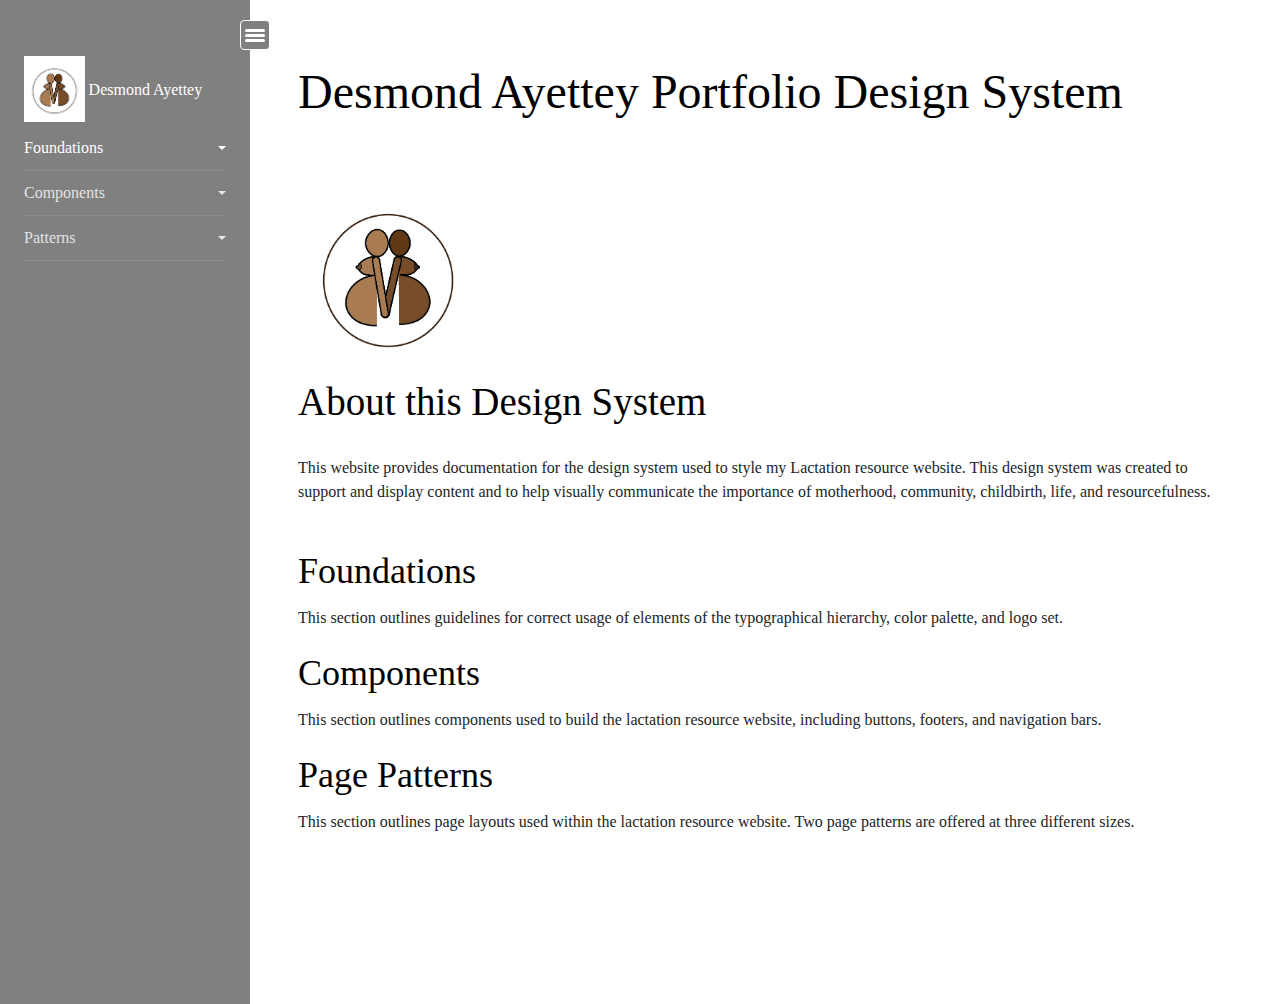
<file: index.html>
<!doctype html>
<html lang="en">
  <head>
  <title>Desmond Ayettey Design System Typography</title>
       <link rel="icon" type="" href="img/favicon.png">
    <meta charset="utf-8">
    <meta name="viewport" content="width=device-width, initial-scale=1, shrink-to-fit=no">

    <!-- This is where you put your google font in if applicable -->
<!--     <link href="https://fonts.googleapis.com/css?family=Poppins:300,400,500,600,700,800,900" rel="stylesheet"> -->


	<link rel="stylesheet" href="css/bootstrap.min.css">
	<link rel="stylesheet" href="css/style.css">
  </head>
  <body>
		
		<div class="d-flex">
			<nav id="sidebar">
				<div class="custom-menu">
					<button type="button" id="sidebarCollapse" class="toggle-btn">
	    				<span class="sr-only">Toggle Menu</span>
	          				<div id="nav-icon1" >
							  <span></span>
							  <span></span>
							  <span></span>
							</div>
	       			 </button>
        	</div>
		<div class="p-4 pt-6">
	   <a href="index.html" class="logo"><img alt="Desmond Ayettey" class="mb-1 slogo" src="img/favicon.png"></a> Desmond Ayettey


	       <ul class="list-unstyled components">
	     
	          <li class="active">
	            <a href="#homeSubmenu" data-toggle="collapse" aria-expanded="false" class="dropdown-toggle">Foundations</a>
	            <ul class="collapse list-unstyled" id="homeSubmenu">
                <li>
                    <a href="foundation/type.html">Typography</a>
                </li>
                <li>
                    <a href="foundation/color.html">Color palette</a>
                </li>
                <li>
                    <a href="foundation/logo.html">Logo variations</a>
                </li>
	            </ul>
	          </li>
	          
	          <li>
              <a href="#ComponentsSubmenu" data-toggle="collapse" aria-expanded="false" class="dropdown-toggle">Components</a>
              <ul class="collapse list-unstyled" id="ComponentsSubmenu">
                <li>
                    <a href="components/Button.html">Buttons</a>
                </li>
                <li>
                    <a href="components/Footer.html">Footer</a>
                </li>
                <li>
                    <a href="./components/Navigation.html">Navigation</a>
                </li>
              </ul>
	          </li>


	          <li>
              <a href="#PatternsSubmenu" data-toggle="collapse" aria-expanded="false" class="dropdown-toggle">Patterns</a>
              <ul class="collapse list-unstyled" id="PatternsSubmenu">
                <li>
                    <a href="patterns/Home.html">HomePage</a>
                </li>
                <li>
                    <a href="patterns/Resource.html">ResourcePage</a>
                </li>
               
              </ul>
	          </li>
	         
	         
	        </ul> 

	       </div>
    	</nav>

        <!-- Page Content  -->
        
        <!-- Page Content  -->
        <div class="container">
            <div class="row p-5 pt-6">
                <div id="content">


                    <h1 class="mb-5">Desmond Ayettey Portfolio Design System</h1>



                    <div class="row d-flex align-items-center mb-4">
                        <div class="col">
                            <img class="profile float-start me-3" src="img/favicon.png" width="180" alt="pregnantwomen">
                            <h2 class="mb-4">About this Design System</h2>
                            <p>This website provides documentation for the design system used to style my
                                Lactation resource website.
                                This design system was created to support and display content and to help
                                visually communicate the importance of motherhood, community, childbirth, life, and resourcefulness.</p>
                        </div>
                    </div>
                    <div class="row">
                        <div class="col">
                            <h3>Foundations</h3>
                            <p>This section outlines guidelines for correct usage of elements of the typographical
                                hierarchy,
                                color palette, and logo set.</p>
                            <h3>Components</h3>
                            <p>This section outlines components used to build the lactation resource website, including buttons, footers, and navigation bars.</p>
                            <h3>Page Patterns</h3>
                            <p>This section outlines page layouts used within the lactation resource website. Two page patterns
                                are offered at three different sizes.</p>
                        </div>
                    </div>

                </div>
            </div> <!-- Content  -->
        </div><!-- Row  -->
    </div><!-- Container -->
    <!-- d flex -->


    <script src="js/jquery.min.js"></script>
    <script src="js/popper.js"></script>
    <script src="js/bootstrap.min.js"></script>
    <script src="js/main.js"></script>
</file>
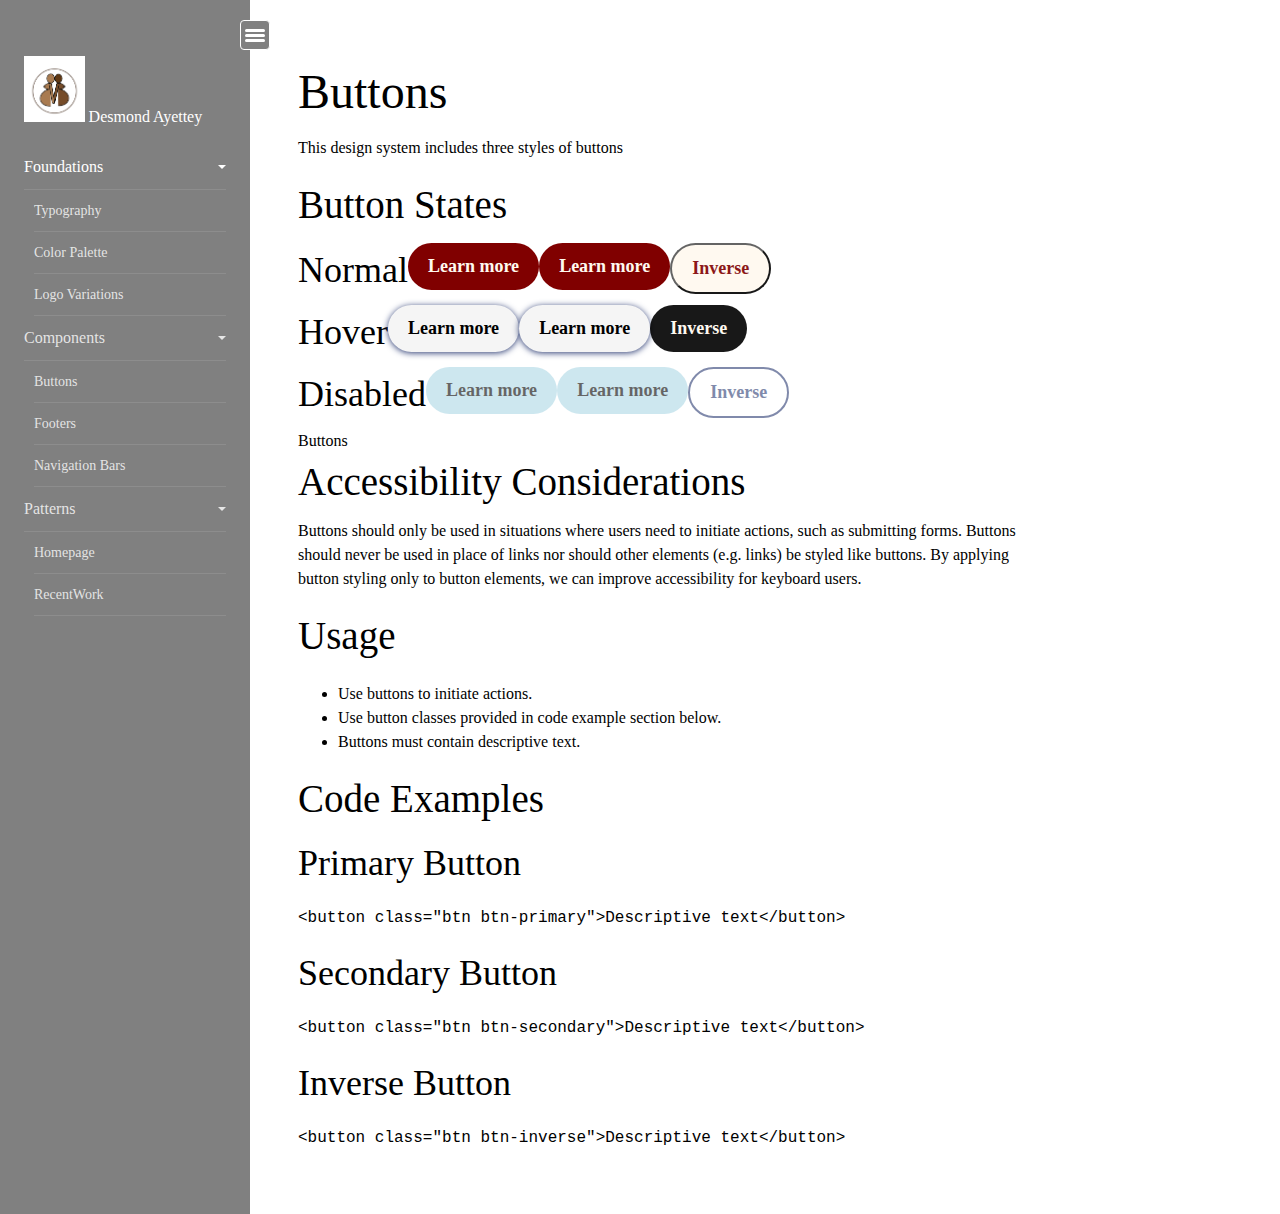
<file: components/Button.html>
<!doctype html>
<html lang="en"><head>
  <title>Desmond Ayettey Design System Buttons</title>
  <link rel="icon" type="image/x-icon" href="../img/favicon.png">
  <meta charset="utf-8">
  <meta name="viewport" content="width=device-width, initial-scale=1, shrink-to-fit=no">

  <link rel="preconnect" href="https://fonts.googleapis.com">
  <link rel="preconnect" href="https://fonts.gstatic.com" crossorigin="">
  <link href="https://fonts.googleapis.com/css2?family=Playfair+Display:ital,wght@0,400;0,500;1,400;1,500&amp;display=swap" rel="stylesheet">

  <link href="https://cdn.jsdelivr.net/npm/bootstrap@5.1.0/dist/css/bootstrap.min.css" rel="stylesheet" integrity="sha384-KyZXEAg3QhqLMpG8r+8fhAXLRk2vvoC2f3B09zVXn8CA5QIVfZOJ3BCsw2P0p/We" crossorigin="anonymous">

  <link rel="stylesheet" href="../css/style.css">
  <link rel="stylesheet" href="../css/prism.css">

</head>

<body>

  <div class="d-flex">
    <nav id="sidebar">
      <div class="custom-menu">
        <button type="button" id="sidebarCollapse" class="toggle-btn">

          <div id="nav-icon1">
            <span></span>
            <span></span>
            <span></span>
          </div>
        </button>
      </div>
      <div class="p-4 pt-6">
   <a href="../index.html" class="logo"><img alt="Desmond Ayettey" class="mb-1 slogo" src="../img/favicon.png"></a> Desmond Ayettey
        <ul class="list-unstyled components">

          <li class="active">
            <a href="#homeSubmenu" data-toggle="collapse" aria-expanded="false" class="dropdown-toggle">Foundations</a>

            <ul class="collapse list-unstyled" id="homeSubmenu">
              <li>
                <a href="../foundation/type.html">Typography</a>
              </li>
              <li>
                <a href="../foundation/color.html">Color Palette</a>
              </li>
              <li>
                <a href="../foundation/logo.html">Logo Variations</a>
              </li>
            </ul>
          </li>

          <li>
            <a href="#ComponentsSubmenu" data-toggle="collapse" aria-expanded="false" class="dropdown-toggle">Components</a>
            <ul class="collapse.show list-unstyled" id="ComponentsSubmenu">
              <li>
                <a href="#">Buttons</a>
              </li>
              <li>
                <a href="../components/Footer.html">Footers</a>
              </li>
              <li>
                <a href="../components/Navigation.html">Navigation Bars</a>
              </li>
            </ul>
          </li>

          <li>
            <a href="#PatternsSubmenu" data-toggle="collapse" aria-expanded="false" class="dropdown-toggle">Patterns</a>
            <ul class="collapse list-unstyled" id="PatternsSubmenu">
              <li>
                <a href="../patterns/Home.html">Homepage</a>
              </li>
              <li>
                <a href="../patterns/Resource.html">RecentWork</a>
              </li>

            </ul>
          </li>


        </ul>




      </div>
    </nav>

    <!-- Page Content  -->
    <div class="container">
      <div class="row p-5 pt-6">
        <div class="btn-container" id="content">

          <h1>Buttons</h1>

          <p>This design system includes three styles of buttons</p>
          <h2 class="mb-4">Button States</h2>
          <div class="row mb-4">
            <div class="col-3">
              <h3>Normal</h3>
            </div>
              <div class="col-3"><button class="btn btn-primary" role="button" aria-disabled="true">Learn more</button></div>
            <div class="col-3"><button class="btn btn-secondary">Learn more</button></div>
            <div class="col-3"><button class="btn btn-inverse">Inverse</button></div>
            </div>
            
            
            <div class="row mb-4">
            <div class="col-3">
              <h3>Hover</h3>
            </div>
            <div class="col-3"><button class="btn btn-primary btn-hover">Learn more</button></div>
            <div class="col-3"><button class="btn btn-secondary btn-hover">Learn more</button></div>
            <div class="col-3"><button class="btn btn-inverse btn-hover">Inverse</button></div>
          </div>
          <div class="row mb-4">
            <div class="col-3">
              <h3>Disabled</h3>
            </div>
            <div class="col-3"><button disabled="" class="btn btn-primary">Learn more</button></div>
            <div class="col-3"><button disabled="" class="btn btn-secondary">Learn more</button></div>
            <div class="col-3"><button disabled="" class="btn btn-inverse">Inverse</button></div>
          </div>

            Buttons
            <h2>Accessibility Considerations</h2>
          <p>Buttons should only be used in situations where users need to initiate actions, such as submitting forms.
            Buttons should never be used in place of links nor should other elements (e.g. links) be styled like
            buttons. By applying button styling only to button elements, we can improve accessibility for keyboard
            users.</p>

          <h2>Usage</h2>
          <ul>
            <li>Use buttons to initiate actions.</li>
            <li>Use button classes provided in code example section below.</li>
            <li>Buttons must contain descriptive text.</li>
          </ul>

          <h2>Code Examples</h2>
          <h3>Primary Button</h3>
          <pre><code>&lt;button class="btn btn-primary"&gt;Descriptive text&lt;/button&gt;</code></pre>

          <h3>Secondary Button</h3>
          <pre><code>&lt;button class="btn btn-secondary"&gt;Descriptive text&lt;/button&gt;</code></pre>

          <h3>Inverse Button</h3>
          <pre><code>&lt;button class="btn btn-inverse"&gt;Descriptive text&lt;/button&gt;</code></pre>

        </div> <!-- Content  -->
      </div><!-- Row  -->
    </div><!-- Container -->
  </div>
  <script src="../js/prism.js"></script>
  <script src="../js/jquery.min.js"></script>
  <script src="../js/popper.js"></script>
  <script src="../js/bootstrap.min.js"></script>
  <script src="../js/main.js"></script>


<div id="vldt-unmoderated-testing" class="vldt-installed" style="display: none;"></div></body></html>
</file>
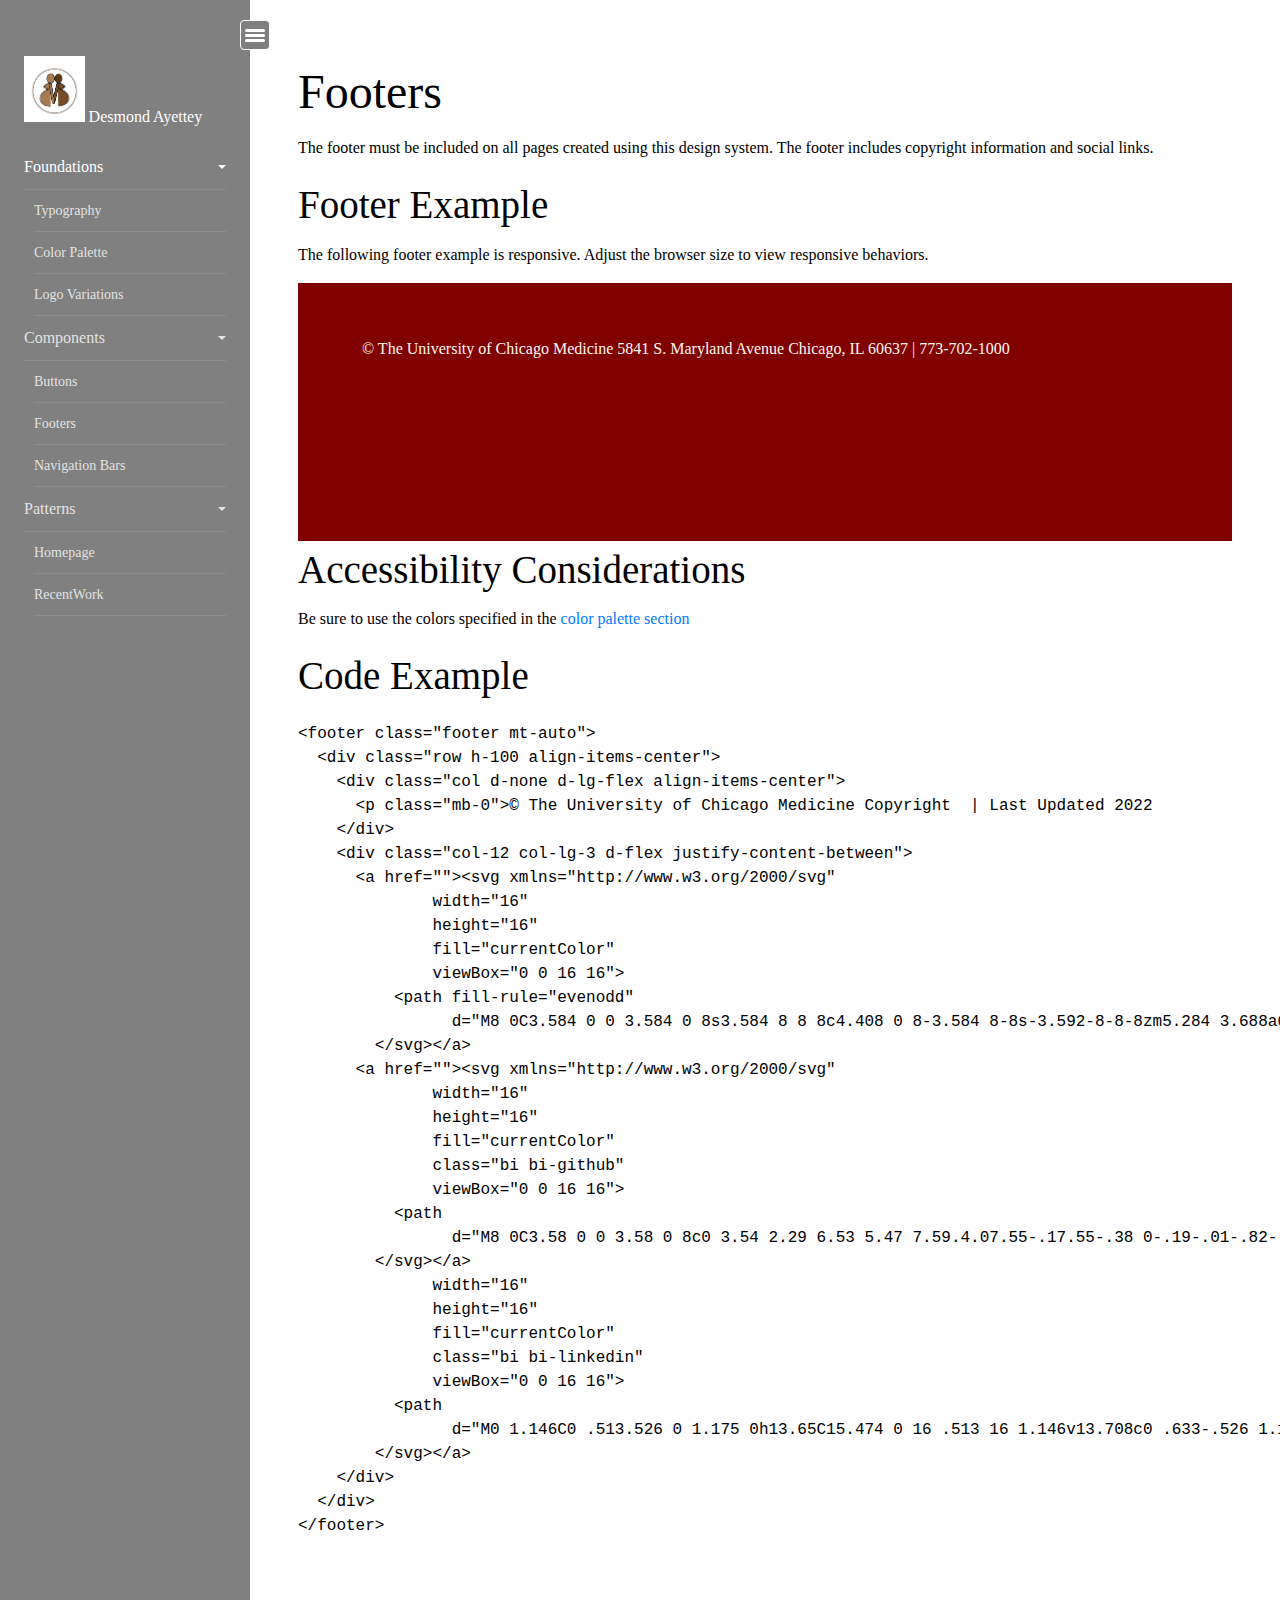
<file: components/Footer.html>
<!doctype html>
<html lang="en"><head>
  <title>Desmond Ayettey Design System Footers</title>
  <link rel="icon" type="image/x-icon" href="../img/favicon.png">
  <meta charset="utf-8">
  <meta name="viewport" content="width=device-width, initial-scale=1, shrink-to-fit=no">

  <link rel="preconnect" href="https://fonts.googleapis.com">
  <link rel="preconnect" href="https://fonts.gstatic.com" crossorigin="">
  <link href="https://fonts.googleapis.com/css2?family=Playfair+Display:ital,wght@0,400;0,500;1,400;1,500&amp;display=swap" rel="stylesheet">

  <link href="https://cdn.jsdelivr.net/npm/bootstrap@5.1.0/dist/css/bootstrap.min.css" rel="stylesheet" integrity="sha384-KyZXEAg3QhqLMpG8r+8fhAXLRk2vvoC2f3B09zVXn8CA5QIVfZOJ3BCsw2P0p/We" crossorigin="anonymous">

  <link rel="stylesheet" href="../css/style.css">
</head>

<body>

  <div class="d-flex">
    <nav id="sidebar">
      <div class="custom-menu">
        <button type="button" id="sidebarCollapse" class="toggle-btn">

          <div id="nav-icon1">
            <span></span>
            <span></span>
            <span></span>
          </div>
        </button>
      </div>
      <div class="p-4 pt-6">
           <a href="../index.html" class="logo"><img alt="Desmond Ayettey" class="mb-1 slogo" src="../img/favicon.png"></a> Desmond Ayettey

        <ul class="list-unstyled components">

          <li class="active">
            <a href="#homeSubmenu" data-toggle="collapse" aria-expanded="false" class="dropdown-toggle">Foundations</a>

            <ul class="collapse list-unstyled" id="homeSubmenu">
              <li>
                <a href="../foundation/type.html">Typography</a>
              </li>
              <li>
                <a href="../foundation/color.html">Color Palette</a>
              </li>
              <li>
                <a href="../foundation/logo.html">Logo Variations</a>
              </li>
            </ul>
          </li>

          <li>
            <a href="#ComponentsSubmenu" data-toggle="collapse" aria-expanded="false" class="dropdown-toggle">Components</a>
            <ul class="collapse.show list-unstyled" id="ComponentsSubmenu">
              <li>
                <a href="../components/Button.html">Buttons</a>
              </li>
              <li>
                <a href="#">Footers</a>
              </li>
              <li>
                <a href="../components/Navigation.html">Navigation Bars</a>
              </li>
            </ul>
          </li>

          <li>
            <a href="#PatternsSubmenu" data-toggle="collapse" aria-expanded="false" class="dropdown-toggle">Patterns</a>
            <ul class="collapse list-unstyled" id="PatternsSubmenu">
              <li>
                <a href="../patterns/Home.html">Homepage</a>
              </li>
              <li>
                <a href="../patterns/Resource.html">RecentWork</a>
              </li>

            </ul>
          </li>


        </ul>




      </div>
    </nav>

    <!-- Page Content  -->
    <div class="container">
      <div class="row p-5 pt-6">
        <div id="content">

          <h1>Footers</h1>
          <div class="col-8">
            <p>The footer must be included on all pages created using this design system. The footer includes copyright
              information and social links.</p>
          </div>
          <div class="mb-4">
            <h2>Footer Example</h2>
            <p>The following footer example is responsive. Adjust the browser size to view responsive behaviors.</p>
            <footer class="footer">
              <!-- Add class fixed-bottom to code example-->
              <div class="row h-100 align-items-center">
                <div class="col d-none d-lg-flex align-items-center">
                  <p class="mb-0">© The University of Chicago Medicine 5841 S. Maryland Avenue Chicago, IL 60637 | 773-702-1000</p>
                </div>

              </div>
            </footer>
          </div>
          <div class="col-8">
              
              <h2>Accessibility Considerations</h2>
<p>Be sure to use the colors specified in the <a href="../foundation/color.html">color palette section</a>
             

            

<h2>Code Example</h2>
            <pre><code>&lt;footer class="footer mt-auto"&gt;
  &lt;div class="row h-100 align-items-center"&gt;
    &lt;div class="col d-none d-lg-flex align-items-center"&gt;
      &lt;p class="mb-0"&gt;© The University of Chicago Medicine Copyright  | Last Updated 2022
    &lt;/div&gt;
    &lt;div class="col-12 col-lg-3 d-flex justify-content-between"&gt;
      &lt;a href=""&gt;&lt;svg xmlns="http://www.w3.org/2000/svg"
              width="16"
              height="16"
              fill="currentColor"
              viewBox="0 0 16 16"&gt;
          &lt;path fill-rule="evenodd"
                d="M8 0C3.584 0 0 3.584 0 8s3.584 8 8 8c4.408 0 8-3.584 8-8s-3.592-8-8-8zm5.284 3.688a6.802 6.802 0 0 1 1.545 4.251c-.226-.043-2.482-.503-4.755-.217-.052-.112-.096-.234-.148-.355-.139-.33-.295-.668-.451-.99 2.516-1.023 3.662-2.498 3.81-2.69zM8 1.18c1.735 0 3.323.65 4.53 1.718-.122.174-1.155 1.553-3.584 2.464-1.12-2.056-2.36-3.74-2.551-4A6.95 6.95 0 0 1 8 1.18zm-2.907.642A43.123 43.123 0 0 1 7.627 5.77c-3.193.85-6.013.833-6.317.833a6.865 6.865 0 0 1 3.783-4.78zM1.163 8.01V7.8c.295.01 3.61.053 7.02-.971.199.381.381.772.555 1.162l-.27.078c-3.522 1.137-5.396 4.243-5.553 4.504a6.817 6.817 0 0 1-1.752-4.564zM8 14.837a6.785 6.785 0 0 1-4.19-1.44c.12-.252 1.509-2.924 5.361-4.269.018-.009.026-.009.044-.017a28.246 28.246 0 0 1 1.457 5.18A6.722 6.722 0 0 1 8 14.837zm3.81-1.171c-.07-.417-.435-2.412-1.328-4.868 2.143-.338 4.017.217 4.251.295a6.774 6.774 0 0 1-2.924 4.573z" /&gt;
        &lt;/svg&gt;&lt;/a&gt;
      &lt;a href=""&gt;&lt;svg xmlns="http://www.w3.org/2000/svg"
              width="16"
              height="16"
              fill="currentColor"
              class="bi bi-github"
              viewBox="0 0 16 16"&gt;
          &lt;path
                d="M8 0C3.58 0 0 3.58 0 8c0 3.54 2.29 6.53 5.47 7.59.4.07.55-.17.55-.38 0-.19-.01-.82-.01-1.49-2.01.37-2.53-.49-2.69-.94-.09-.23-.48-.94-.82-1.13-.28-.15-.68-.52-.01-.53.63-.01 1.08.58 1.23.82.72 1.21 1.87.87 2.33.66.07-.52.28-.87.51-1.07-1.78-.2-3.64-.89-3.64-3.95 0-.87.31-1.59.82-2.15-.08-.2-.36-1.02.08-2.12 0 0 .67-.21 2.2.82.64-.18 1.32-.27 2-.27.68 0 1.36.09 2 .27 1.53-1.04 2.2-.82 2.2-.82.44 1.1.16 1.92.08 2.12.51.56.82 1.27.82 2.15 0 3.07-1.87 3.75-3.65 3.95.29.25.54.73.54 1.48 0 1.07-.01 1.93-.01 2.2 0 .21.15.46.55.38A8.012 8.012 0 0 0 16 8c0-4.42-3.58-8-8-8z" /&gt;
        &lt;/svg&gt;&lt;/a&gt;
              width="16"
              height="16"
              fill="currentColor"
              class="bi bi-linkedin"
              viewBox="0 0 16 16"&gt;
          &lt;path
                d="M0 1.146C0 .513.526 0 1.175 0h13.65C15.474 0 16 .513 16 1.146v13.708c0 .633-.526 1.146-1.175 1.146H1.175C.526 16 0 15.487 0 14.854V1.146zm4.943 12.248V6.169H2.542v7.225h2.401zm-1.2-8.212c.837 0 1.358-.554 1.358-1.248-.015-.709-.52-1.248-1.342-1.248-.822 0-1.359.54-1.359 1.248 0 .694.521 1.248 1.327 1.248h.016zm4.908 8.212V9.359c0-.216.016-.432.08-.586.173-.431.568-.878 1.232-.878.869 0 1.216.662 1.216 1.634v3.865h2.401V9.25c0-2.22-1.184-3.252-2.764-3.252-1.274 0-1.845.7-2.165 1.193v.025h-.016a5.54 5.54 0 0 1 .016-.025V6.169h-2.4c.03.678 0 7.225 0 7.225h2.4z" /&gt;
        &lt;/svg&gt;&lt;/a&gt;
    &lt;/div&gt;
  &lt;/div&gt;
&lt;/footer&gt;</code></pre>
          </div> <!-- Content  -->
        </div><!-- Row  -->
      </div><!-- Container -->
    </div>

    <script src="../js/jquery.min.js"></script>
    <script src="../js/popper.js"></script>
    <script src="../js/bootstrap.min.js"></script>
    <script src="../js/main.js"></script>


</div><div id="vldt-unmoderated-testing" class="vldt-installed" style="display: none;"></div></body></html>
</file>
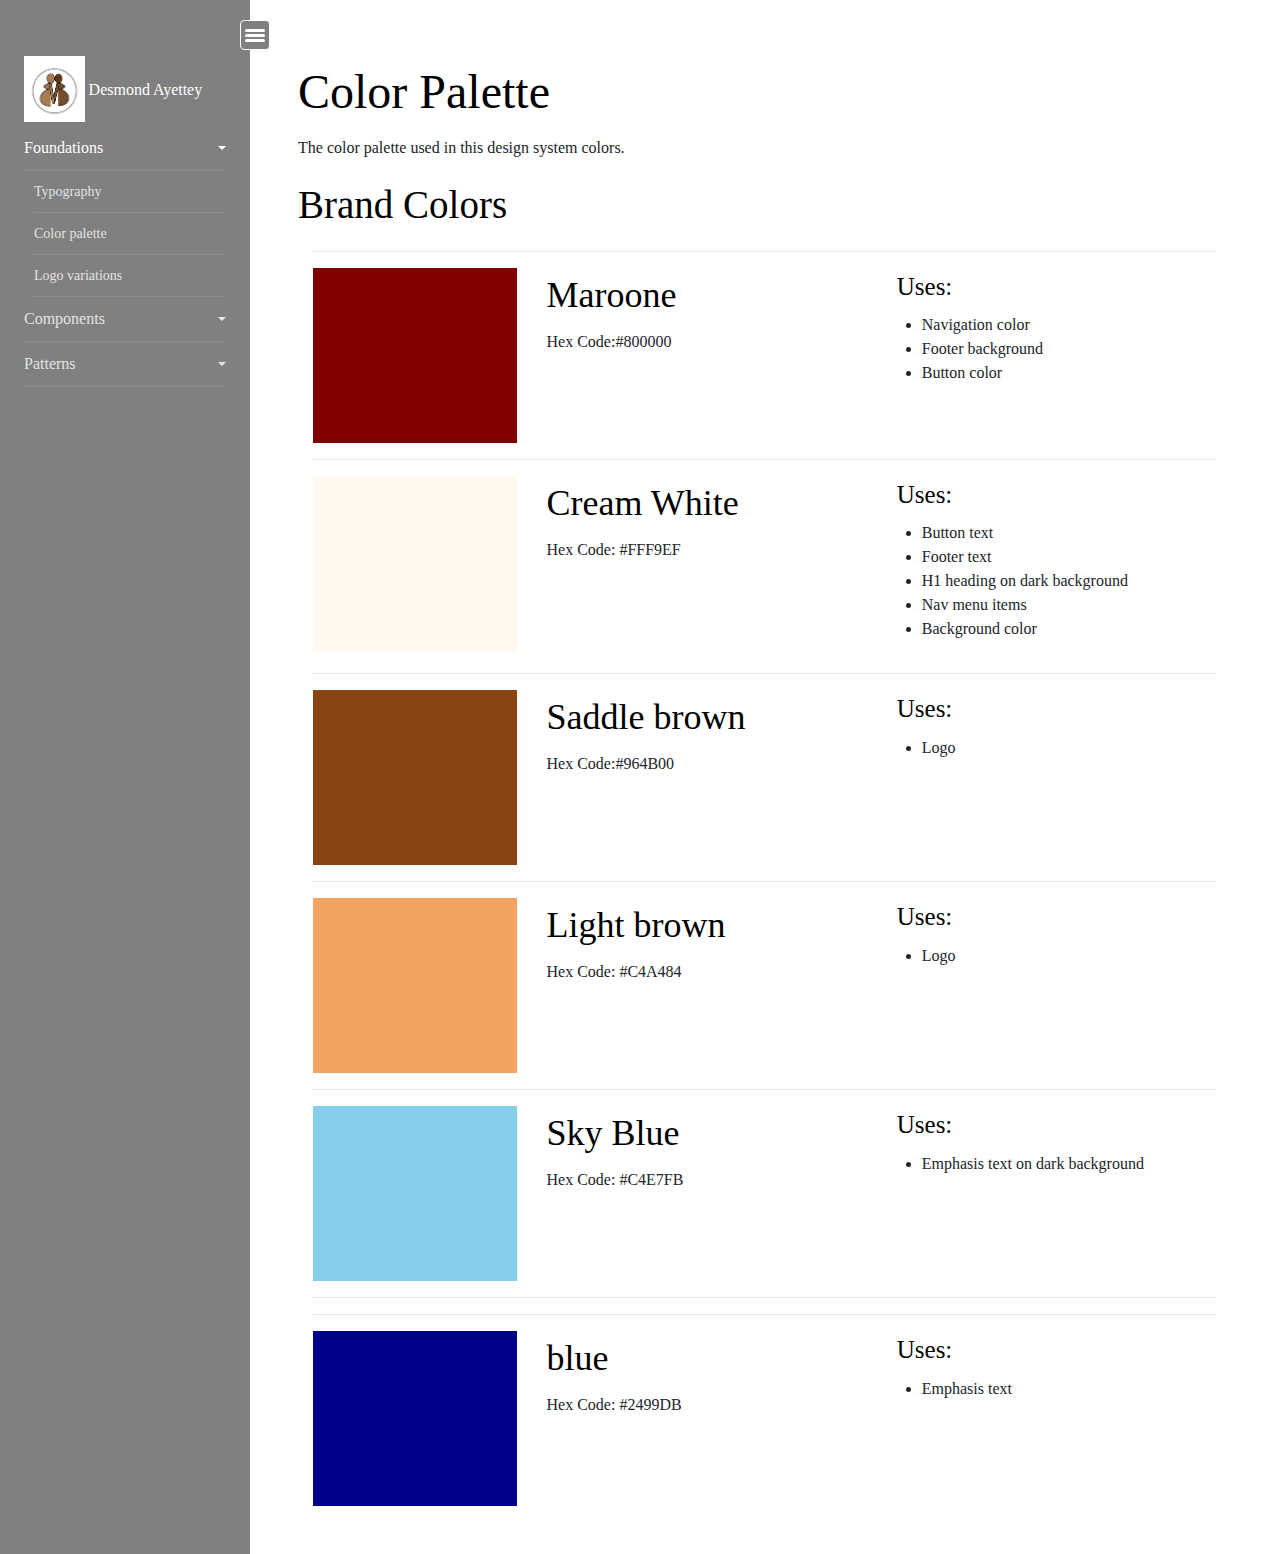
<file: foundation/color.html>
<!doctype html>
<html lang="en">
  <head>
  	<title>Desmond Ayettey Design System Typography</title>
     <link rel="icon" type="" href="../img/favicon.png">
    <meta charset="utf-8">
    <meta name="viewport" content="width=device-width, initial-scale=1, shrink-to-fit=no">

    <!-- This is where you put your google font in if applicable -->
<!--     <link href="https://fonts.googleapis.com/css?family=Poppins:300,400,500,600,700,800,900" rel="stylesheet"> -->

<!-- This is the link to the toggle hamburger -->
  <link rel="stylesheet" href="../css/bootstrap.min.css">
  <link rel="stylesheet" href="../css/style.css">
  </head>
  <body>
    
    <div class="d-flex">
      <nav id="sidebar">
        <div class="custom-menu">
          <button type="button" id="sidebarCollapse" class="toggle-btn">
              <span class="sr-only">Toggle Menu</span>
                    <div id="nav-icon1" >
                <span></span>
                <span></span>
                <span></span>
              </div>
               </button>
          </div>
		<div class="p-4 pt-6">
		      <a href="../index.html" class="logo"><img alt="Desmond Ayettey" class="mb-1 slogo" src="../img/favicon.png"></a> Desmond Ayettey

	       <ul class="list-unstyled components">
	     
	          <li class="active">
	            <a href="#homeSubmenu" data-toggle="collapse" aria-expanded="false" class="dropdown-toggle">Foundations</a>
	            
			            <ul class="collapse.show list-unstyled" id="homeSubmenu">
		                <li>
		                    <a href="../foundation/type.html">Typography</a>
		                </li>
		                <li>
		                    <a href="#">Color palette</a>
		                </li>
		                <li>
		                    <a href="../foundation/logo.html">Logo variations</a>
		                </li>
			            </ul>
	          </li>
	          
	          <li>
              <a href="#ComponentsSubmenu" data-toggle="collapse" aria-expanded="false" class="dropdown-toggle">Components</a>
              <ul class="collapse list-unstyled" id="ComponentsSubmenu">
                <li>
                    <a href="../components/Button.html">Buttons</a>
                </li>
                <li>
                    <a href="../components/Footer.html">Footer</a>
                </li>
                <li>
                    <a href="../components/Navigation.html">Navigation</a>
                </li>
              </ul>
	          </li>

	          <li>
              <a href="#PatternsSubmenu" data-toggle="collapse" aria-expanded="false" class="dropdown-toggle">Patterns</a>
              <ul class="collapse list-unstyled" id="PatternsSubmenu">
                 <li>
                    <a href="../patterns/Home.html">HomePage</a>
                </li>
                <li>
                    <a href="../patterns/Resource.html">ResourcePage</a>
                </li>
               
              </ul>
	          </li>
	         
	         
	        </ul> 

	      


	      </div>
    	</nav>

    <!-- Page Content  -->
    <div class="container">
      <div class="row p-5 pt-6">
        <div id="content">

          <h1>Color Palette</h1>

          <p>The color palette used in this design system
            colors.</p>
          <h2>Brand Colors</h2>

          <div class="col">
            <!-- row 1 -->
            <hr class="solid2">
            <div class="row">
              <div class="col-3">
                <div class="color1"></div>
              </div>
              <div class="col">
                <h3>Maroone</h3>
                <p>Hex Code:#800000</p>
              </div>
              <div class="col">
                <h4>Uses:</h4>
                <div class="row ">
                  <ul>
                    <li>Navigation color</li>
                      <li>Footer background</li>
                      <li>Button color</li>
                  </ul>
                </div>
              </div>
            </div>

            <!-- row 2 -->
            <hr class="solid2">
            <div class="row">
              <div class="col-3">
                <div class="color2"></div>
              </div>
              <div class="col">
                <h3>Cream White</h3>
                <p>Hex Code: #FFF9EF</p>
              </div>
              <div class="col">
                <h4>Uses:</h4>
                <div class="row ">
                  <ul>
                    <li>Button text</li>
                    <li>Footer text</li>
                    <li>H1 heading on dark background</li>
                    <li>Nav menu items</li>
                      <li>Background color</li>
                  </ul>
                </div>
              </div>
            </div>

            <!-- row 3 -->

            <hr class="solid2">
            <div class="row">
              <div class="col-3">
                <div class="color3"></div>
              </div>
              <div class="col">
                <h3>Saddle brown</h3>
                <p>Hex Code:#964B00</p>
              </div>
              <div class="col">
                <h4>Uses:</h4>
                <div class="row ">
                  <ul>
                    <li>Logo</li>
                  </ul>
                </div>
              </div>
            </div>

            <!-- row 4 -->

            <hr class="solid2">
            <div class="row">
              <div class="col-3">
                <div class="color4"></div>
              </div>
              <div class="col">
                <h3>Light brown</h3>
                <p>Hex Code: #C4A484</p>
              </div>
              <div class="col">
                <h4>Uses:</h4>
                <div class="row ">
                  <ul>
                    <li>Logo</li>
                  </ul>
                </div>
              </div>
            </div>

            <!-- row 5 -->

            <hr class="solid2">
            <div class="row">
              <div class="col-3">
                <div class="color5"></div>
              </div>
              <div class="col">
                <h3>Sky Blue</h3>
                <p>Hex Code: #C4E7FB</p>
              </div>
              <div class="col">
                <h4>Uses:</h4>
                <div class="row ">
                  <ul>
                    <li>Emphasis text on dark background</li>
                  </ul>
                </div>
              </div>
            </div>
            <hr class="solid2">

            

            <!-- row 2 -->
            <hr class="solid2">
            <div class="row">
              <div class="col-3">
                <div class="color7"></div>
              </div>
              <div class="col">
                <h3>blue</h3>
                <p>Hex Code: #2499DB</p>
              </div>
              <div class="col">
                <h4>Uses:</h4>
                <div class="row ">
                  <ul>
                    <li>Emphasis text</li>
                  </ul>
                </div>
              </div>
            </div>

           

          </div>

        </div> <!-- Content  -->
      </div><!-- Row  -->
    </div><!-- Container -->
  </div>

  <script src="../js/jquery.min.js"></script>
  <script src="../js/popper.js"></script>
  <script src="../js/bootstrap.min.js"></script>
  <script src="../js/main.js"></script>


</body><grammarly-desktop-integration data-grammarly-shadow-root="true"></grammarly-desktop-integration></html>
</file>
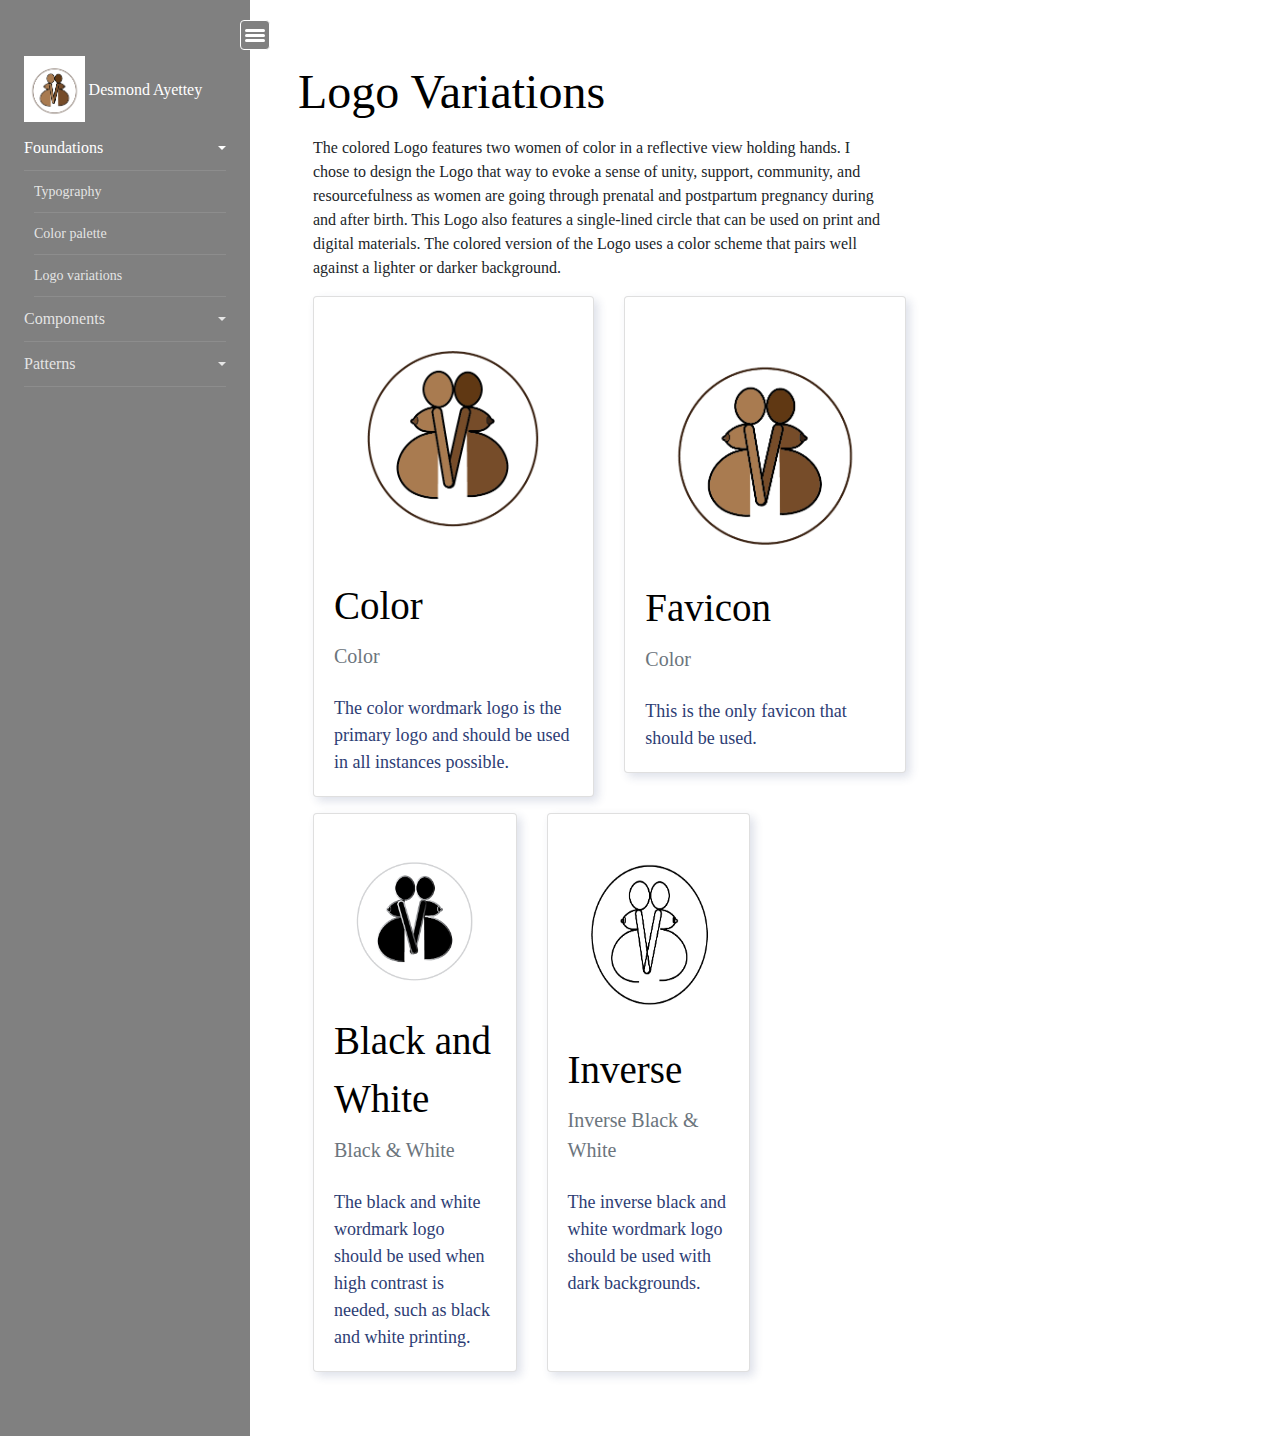
<file: foundation/logo.html>
<!doctype html>
<html lang="en">
  <head>
       <title>Desmond Ayettey Design System Typography</title>
  	 <link rel="icon" type="" href="../img/favicon.png">
    <meta charset="utf-8">
    <meta name="viewport" content="width=device-width, initial-scale=1, shrink-to-fit=no">

    <!-- This is where you put your google font in if applicable -->
<!--     <link href="https://fonts.googleapis.com/css?family=Poppins:300,400,500,600,700,800,900" rel="stylesheet"> -->


   <link rel="stylesheet" href="../css/bootstrap.min.css">
  <link rel="stylesheet" href="../css/style.css">
  </head>
  <body>
    
    <div class="d-flex">
      <nav id="sidebar">
        <div class="custom-menu">
          <button type="button" id="sidebarCollapse" class="toggle-btn">
              <span class="sr-only">Toggle Menu</span>
                    <div id="nav-icon1" >
                <span></span>
                <span></span>
                <span></span>
              </div>
               </button>
          </div>
		<div class="p-4 pt-6">
		     <a href="../index.html" class="logo"><img alt="Desmond Ayettey" class="mb-1 slogo" src="../img/favicon.png"></a> Desmond Ayettey

	       <ul class="list-unstyled components">
	     
	          <li class="active">
	            <a href="#homeSubmenu" data-toggle="collapse" aria-expanded="false" class="dropdown-toggle">Foundations</a>
	            
			            <ul class="collapse.show list-unstyled" id="homeSubmenu">
		                <li>
		                    <a href="../foundation/type.html">Typography</a>
		                </li>
		                <li>
		                    <a href="../foundation/color.html">Color palette</a>
		                </li>
		                <li>
		                    <a href="#">Logo variations</a>
		                </li>
			            </ul>
	          </li>
	          
	           <li>
              <a href="#ComponentsSubmenu" data-toggle="collapse" aria-expanded="false" class="dropdown-toggle">Components</a>
              <ul class="collapse list-unstyled" id="ComponentsSubmenu">
                <li>
                    <a href="../components/Button.html">Buttons</a>
                </li>
                <li>
                    <a href="../components/Footer.html">Footer</a>
                </li>
                <li>
                    <a href="../components/Navigation.html">Navigation</a>
                </li>
              </ul>
	          </li>

	          <li>
              <a href="#PatternsSubmenu" data-toggle="collapse" aria-expanded="false" class="dropdown-toggle">Patterns</a>
              <ul class="collapse list-unstyled" id="PatternsSubmenu">
                <li>
                    <a href="../patterns/Home.html">HomePage</a>
                </li>
                <li>
                    <a href="../patterns/Resource.html">ResourcePage</a>
                </li>
               
              </ul>
	          </li>
	         
	         
	        </ul>  </div>
    	</nav>

 <!-- Page Content  -->
    <div class="container">
      <div class="row p-5 pt-6">
        <div id="content">

          <h1>Logo Variations</h1>
          <div class="col-12">
            <div class="row col-8">
              <p> The colored Logo features two women of color in a reflective view holding hands. I chose to design the Logo that way to evoke a sense of unity, support, community, and resourcefulness as women are going through prenatal and postpartum pregnancy during and after birth. This Logo also features a single-lined circle that can be used on print and digital materials. The colored version of the Logo uses a color scheme that pairs well against a lighter or darker background.</p>
            </div>

            <div class="row row-cols-1 row-cols-md-3 g-4 pb-3">

              <div class="col">
                <div class="card h-90">

                  <div class="card-body">
                    <div class="card-image">
                      <img src="../img/main.png" height="auto" alt="Color Wordmark Logo">
                    </div>
                      <h2 class="card-title">Color</h2>
                    <h3 class="card-subtitle mb-4 text-muted">Color</h3>
                    <p class="card-text">The color wordmark logo is the primary logo and should be used in all
                      instances possible.</p>
                  </div>

                </div>
              </div>


              <div class="col">
                <div class="card h-30">
                  <div class="card-body">
                    <div class="card-image">
                      <img src="../img/favicon.png" height="auto" alt="Favicon">
                    </div>
                    <h2 class="card-title">Favicon</h2>
                    <h3 class="card-subtitle mb-4 text-muted">Color</h3>
                    <p class="card-text">This is the only favicon that should be used.</p>
                  </div>

                </div>
              </div>

            </div>

            <div class="row row-cols-1 row-cols-md-4 g-4 pb-3">

              <div class="col">
                <div class="card h-100">

                  <div class="card-body">
                    <div class="card-image">
                      <img src="../img/blackandwhite.png" height="auto" alt="Black and White Wordmark Logo">
                    </div>
                    <h2 class="card-title">Black and White</h2>
                    <h3 class="card-subtitle mb-4 text-muted">Black &amp; White</h3>
                    <p class="card-text">The black and white wordmark logo should be used when high contrast is needed,
                      such as black and white printing.</p>
                  </div>

                </div>
              </div>

             
              <div class="col">
                <div class="card h-100">

                  <div class="card-body">
                    <div class="card-image">
                      <img src="../img/inverse.png" height="auto" alt="Inverse Black and White Wordmark Logo">
                    </div>
                    <h2 class="card-title">Inverse</h2>
                    <h3 class="card-subtitle mb-4 text-muted">Inverse Black &amp; White</h3>
                    <p class="card-text">The inverse black and white wordmark logo should be used with dark
                      backgrounds.</p>
                  </div>

                </div>
              </div>

        

            </div>
          </div>

        </div>


      </div>
    </div> <!-- Content  -->
  </div><!-- Row  -->
  <!-- Container -->
  

  <script src="../js/jquery.min.js"></script>
  <script src="../js/popper.js"></script>
  <script src="../js/bootstrap.min.js"></script>
  <script src="../js/main.js"></script>


</body><grammarly-desktop-integration data-grammarly-shadow-root="true"></grammarly-desktop-integration></html>
</file>
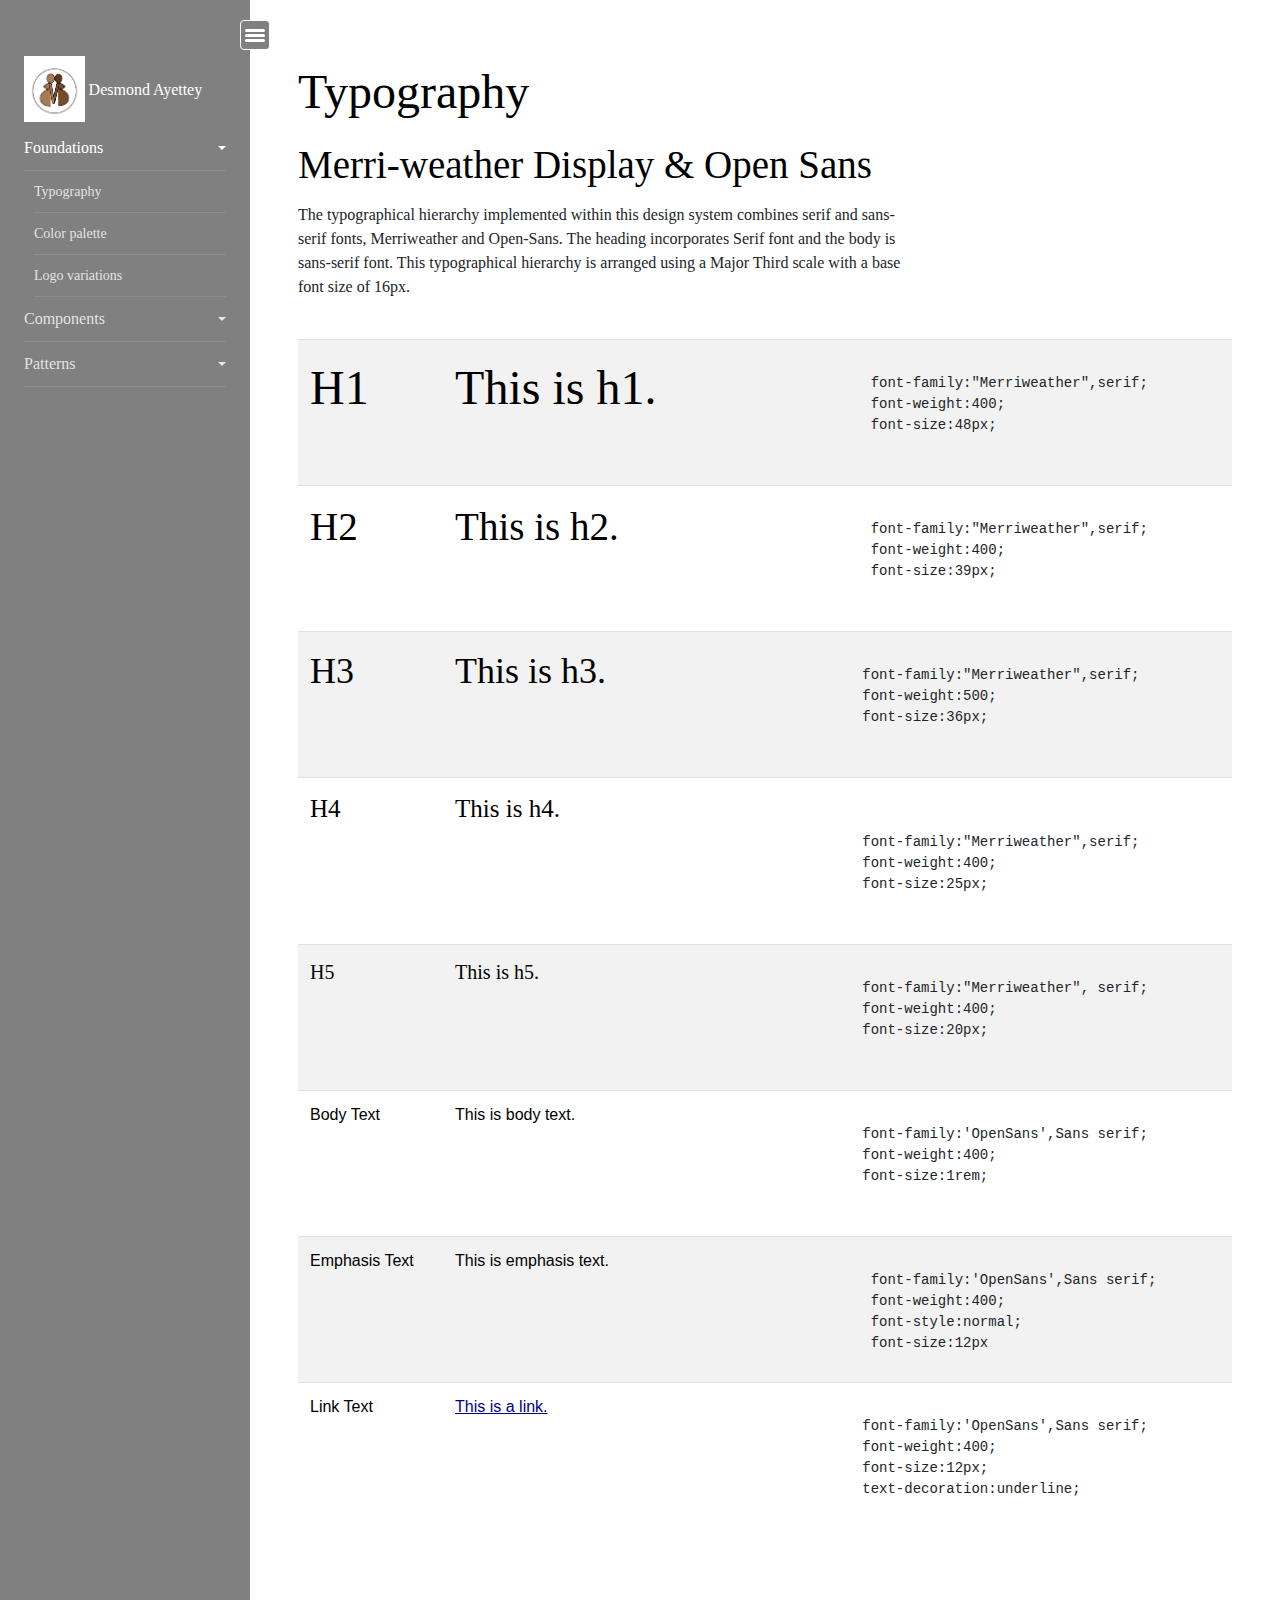
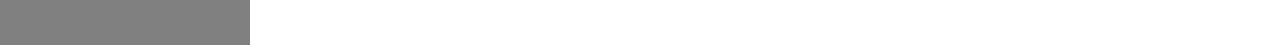
<file: foundation/type.html>
<!doctype html>
<html lang="en">
  <head>
  	<title>Desmond Ayettey Design System Typography</title>
     <link rel="icon" type="" href="../img/favicon.png">
    <meta charset="utf-8">
    <meta name="viewport" content="width=device-width, initial-scale=1, shrink-to-fit=no">

    <!-- This is where you put your google font in if applicable -->
<!--     <link href="https://fonts.googleapis.com/css?family=Poppins:300,400,500,600,700,800,900" rel="stylesheet"> -->

<!-- This is the link to the toggle hamburger -->
  <link rel="stylesheet" href="../css/bootstrap.min.css">
  <link rel="stylesheet" href="../css/style.css">
  </head>
  <body>
    
    <div class="d-flex">
      <nav id="sidebar">
        <div class="custom-menu">
          <button type="button" id="sidebarCollapse" class="toggle-btn">
              <span class="sr-only">Toggle Menu</span>
                    <div id="nav-icon1" >
                <span></span>
                <span></span>
                <span></span>
              </div>
               </button>
          </div>
		<div class="p-4 pt-6">
	   <a href="../index.html" class="logo"><img alt="Desmond Ayettey" class="mb-1 slogo" src="../img/favicon.png"></a> Desmond Ayettey

	       <ul class="list-unstyled components">
	     
	          <li class="active">
	            <a href="#homeSubmenu" data-toggle="collapse" aria-expanded="false" class="dropdown-toggle">Foundations</a>
	            
			            <ul class="collapse.show list-unstyled" id="homeSubmenu">
		                <li>
		                    <a href="#">Typography</a>
		                </li>
		                <li>
		                    <a href="../foundation/color.html">Color palette</a>
		                </li>
		                <li>
		                    <a href="../foundation/logo.html">Logo variations</a>
		                </li>
			            </ul>
	          </li>
	          
  <li>
              <a href="#ComponentsSubmenu" data-toggle="collapse" aria-expanded="false" class="dropdown-toggle">Components</a>
              <ul class="collapse list-unstyled" id="ComponentsSubmenu">
                <li>
                    <a href="../components/Button.html">Buttons</a>
                </li>
                <li>
                    <a href="../components/Footer.html">Footer</a>
                </li>
                <li>
                    <a href="../components/Navigation.html">Navigation</a>
                </li>
              </ul>
	          </li>


	          <li>
              <a href="#PatternsSubmenu" data-toggle="collapse" aria-expanded="false" class="dropdown-toggle">Patterns</a>
              <ul class="collapse list-unstyled" id="PatternsSubmenu">
                 <li>
                    <a href="../patterns/Home.html">HomePage</a>
                </li>
                <li>
                    <a href="../patterns/Resource.html">ResourcePage</a>
                </li>
               
              </ul>
	          </li>
	         
	         
	        </ul> 

	      


	      </div>
    	</nav>

    <!-- Page Content  -->
    <div class="container">
      <div class="row p-5 pt-6">
        <div id="content">

          <h1>Typography</h1>
          <h2>Merri-weather Display &amp; Open Sans</h2>
          <div class="row mb-4">
            <div class="col-8">
              <p>The typographical hierarchy implemented within this design system combines serif and sans-serif fonts,
                Merriweather and Open-Sans. The heading incorporates Serif font and the body is sans-serif font. This typographical hierarchy is arranged using a
                Major Third scale with a base font size of 16px.</p>
            </div>
          </div>
          <table class="table table-striped align-middle type-table mb-5">

            <tbody>
              <tr>
                <th scope="row">
                  <h1>H1</h1>
                </th>
                <td>
                  <h1>This is h1.</h1>
                </td>

                <td>
                  <pre>                                   
                   font-family:"Merriweather",serif;
                   font-weight:400;
                   font-size:48px;
                 </pre>
                </td>
              </tr>

              <tr>
                <th scope="row">
                  <h2>H2</h2>
                </th>
                <td>
                  <h2>This is h2.</h2>
                </td>

                <td>
                  <pre>                                   
                   font-family:"Merriweather",serif;
                   font-weight:400;
                   font-size:39px;
                   </pre>
                </td>
              </tr>

              <tr>
                <th scope="row">
                  <h3>H3</h3>
                </th>
                <td>
                  <h3>This is h3.</h3>
                </td>

                <td>
                  <pre>                                   
                  font-family:"Merriweather",serif;
                  font-weight:500;
                  font-size:36px;
                  </pre>
                </td>
              </tr>

              <tr>
                <th scope="row">
                  <h4>H4</h4>
                </th>
                <td>
                  <h4>This is h4.</h4>
                </td>

                <td>
                  <pre>           
                  
                  font-family:"Merriweather",serif;
                  font-weight:400;
                  font-size:25px;
                 </pre>
                </td>
              </tr>

              <tr>
                <th scope="row">
                  <h5>H5</h5>
                </th>
                <td>
                  <h5>This is h5.</h5>
                </td>

                <td>
                  <pre>                      
                  font-family:"Merriweather", serif;
                  font-weight:400;
                  font-size:20px;
                 </pre>
                </td>
              </tr>

              <tr>
                <th scope="row">
                  <p class="body-base-style th">Body Text</p>
                </th>
                <td>
                  <p class="body-base-style body">This is body text.</p>
                </td>

                <td>
                  <pre>                                  
                  font-family:'OpenSans',Sans serif;
                  font-weight:400;
                  font-size:1rem;
                  </pre>
                </td>
              </tr>

              <tr>
                <th scope="row">
                  <p class="body-base-style th">Emphasis Text</p>
                </th>
                <td>
                  <p class="emphasis body-base-style">This is emphasis text.</p>
                </td>

                <td>
                  <pre>   
                   font-family:'OpenSans',Sans serif;
                   font-weight:400;
                   font-style:normal;
                   font-size:12px </pre>

                </td>
              </tr>

              <tr>
                <th scope="row">
                  <p class="body-base-style th">Link Text</p>
                </th>
                <td>
                  <p><a class="body-base-style link" href="">This is a link.</a></p>
                </td>

                <td>
                  <pre>                                   
                  font-family:'OpenSans',Sans serif;
                  font-weight:400;
                  font-size:12px;
                  text-decoration:underline;
                 </pre>
                </td>
              </tr>
            </tbody>
          </table>

         


        </div> <!-- Content  -->
      </div><!-- Row  -->
    </div><!-- Container -->
  </div>

  <script src="../js/jquery.min.js"></script>
  <script src="../js/popper.js"></script>
  <script src="../js/bootstrap.min.js"></script>
  <script src="../js/main.js"></script>


</body><grammarly-desktop-integration data-grammarly-shadow-root="true"></grammarly-desktop-integration></html>
</file>
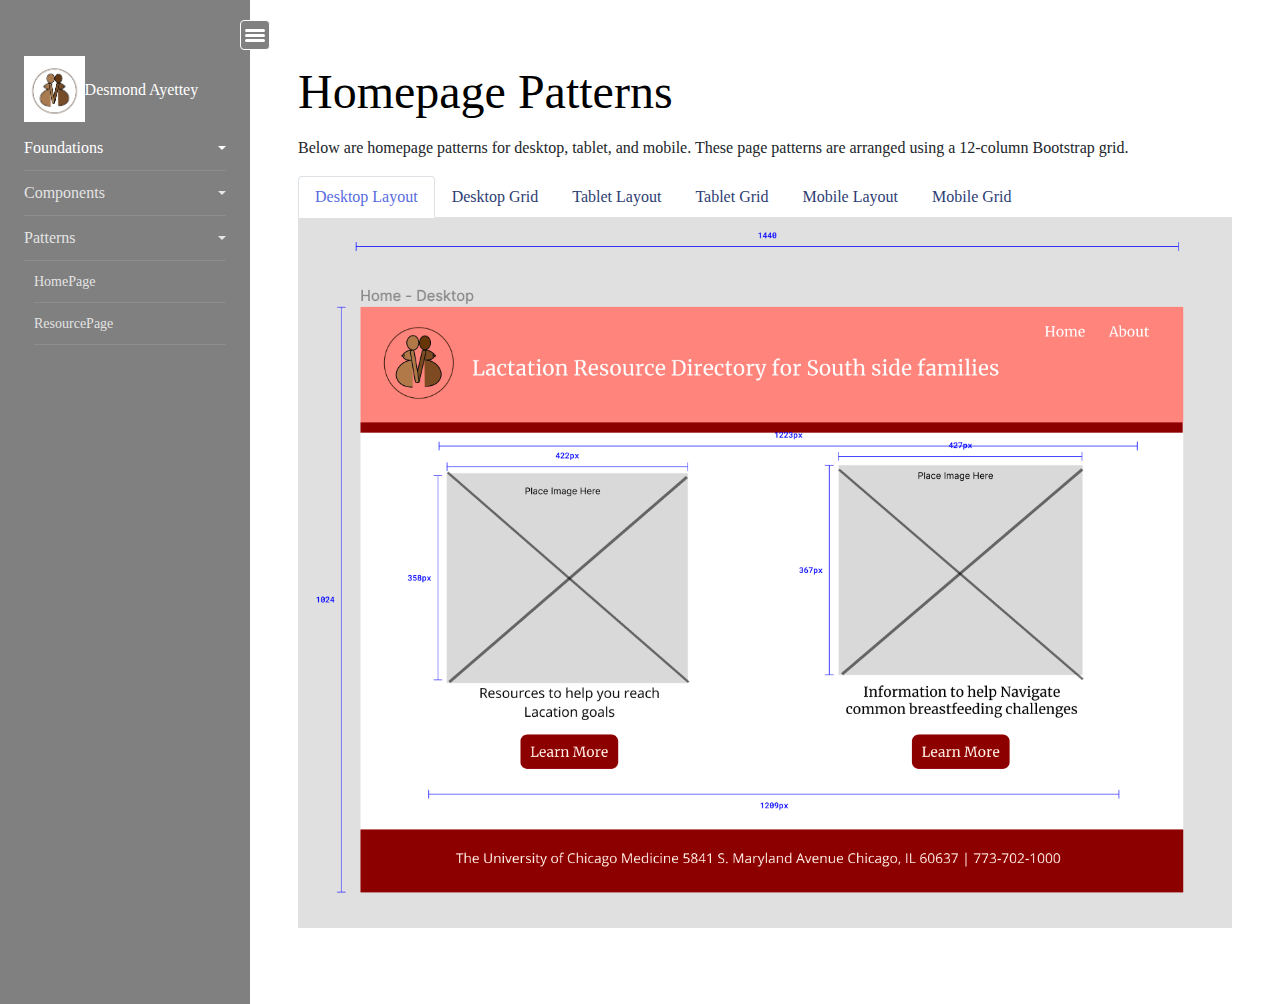
<file: patterns/Home.html>
<!doctype html>
<html lang="en">
  <head>
  	<title>Desmond Ayettey DesignSystem</title>
    <link rel="icon" type="" href="../img/favicon.png">
    <meta charset="utf-8">
    <meta name="viewport" content="width=device-width, initial-scale=1, shrink-to-fit=no">

    <!-- This is where you put your google font in if applicable -->
<!--     <link href="https://fonts.googleapis.com/css?family=Poppins:300,400,500,600,700,800,900" rel="stylesheet"> -->

<!-- This is the link to the toggle hamburger -->
	 <link rel="stylesheet" href="../css/bootstrap.min.css">
  <link rel="stylesheet" href="../css/style.css">
  </head>
  <body>
    
    <div class="d-flex">
      <nav id="sidebar">
        <div class="custom-menu">
          <button type="button" id="sidebarCollapse" class="toggle-btn">
              <span class="sr-only">Toggle Menu</span>
                    <div id="nav-icon1" >
                <span></span>
                <span></span>
                <span></span>
              </div>
               </button>
          </div>
		<div class="p-4 pt-6">
		   <a href="../index.html" class="logo"><img alt="Desmond Ayettey" class="mb-1 slogo" src="../img/favicon.png"></a>Desmond Ayettey

	       <ul class="list-unstyled components">
	     
	          <li class="active">
	            <a href="#homeSubmenu" data-toggle="collapse" aria-expanded="false" class="dropdown-toggle">Foundations</a>
	            
			            <ul class="collapse list-unstyled" id="homeSubmenu">
		                <li>
		                    <a href="../foundation/type.html">Typography</a>
		                </li>
		                <li>
		                    <a href="../foundation/color.html">Color</a>
		                </li>
		                <li>
		                    <a href="../foundation/logo.html">Logo</a>
		                </li>
			            </ul>
	          </li>
	          
	          <li>
              <a href="#ComponentsSubmenu" data-toggle="collapse" aria-expanded="false" class="dropdown-toggle">Components</a>
              <ul class="collapse list-unstyled" id="ComponentsSubmenu">
               <li>
                    <a href="../components/Button.html">Buttons</a>
                </li>
                <li>
                    <a href="../components/Footer.html">Footer</a>
                </li>
                <li>
                    <a href="../components/Navigation.html">Navigation</a>
                </li>
              </ul>
	          </li>

	          <li>
              <a href="#PatternsSubmenu" data-toggle="collapse" aria-expanded="false" class="dropdown-toggle">Patterns</a>
              <ul class="collapse.show list-unstyled" id="PatternsSubmenu">
                 <li>
                    <a href="#">HomePage</a>
                </li>
                <li>
                    <a href="../patterns/Resource.html">ResourcePage</a>
                </li>
               
              </ul>
	          </li>
	         
	         
	        </ul> 
</div>
    	</nav>

              <!-- Pagination buttons -->
              <div class="container">
      <div class="row p-5 pt-6">
        <div id="content">

          <h1>Homepage Patterns</h1>
          <p>Below are homepage patterns for desktop, tablet, and mobile. These page patterns are arranged using a
            12-column Bootstrap grid.</p>


          <ul class="nav nav-tabs" id="myTab" role="tablist">
            <li class="nav-item" role="presentation">
              <a class="nav-link active" id="home-tab" data-toggle="tab" href="#desktopLayout" role="tab" aria-controls="home" aria-selected="true">Desktop Layout</a>
            </li>
            <li class="nav-item" role="presentation">
              <a class="nav-link" id="profile-tab" data-toggle="tab" href="#desktopGrid" role="tab" aria-controls="profile" aria-selected="false">Desktop Grid</a>
            </li>
            <li class="nav-item" role="presentation">
              <a class="nav-link" id="contact-tab" data-toggle="tab" href="#tabletLayout" role="tab" aria-controls="contact" aria-selected="false">Tablet Layout</a>
            </li>
            <li class="nav-item" role="presentation">
              <a class="nav-link" id="home-tab" data-toggle="tab" href="#tabletGrid" role="tab" aria-controls="home" aria-selected="true">Tablet Grid</a>
            </li>
            <li class="nav-item" role="presentation">
              <a class="nav-link" id="profile-tab" data-toggle="tab" href="#mobileLayout" role="tab" aria-controls="profile" aria-selected="false">Mobile Layout</a>
            </li>
            <li class="nav-item" role="presentation">
              <a class="nav-link" id="contact-tab" data-toggle="tab" href="#mobileGrid" role="tab" aria-controls="contact" aria-selected="false">Mobile Grid</a>
            </li>
          </ul>
          <div class="tab-content layouts-example" id="myTabContent">
            <div class="tab-pane fade show active" id="desktopLayout" role="tabpanel" aria-labelledby="home-tab"><img src="../img/Desktop%20Layout.png"></div>
            <div class="tab-pane fade" id="desktopGrid" role="tabpanel" aria-labelledby="profile-tab"><img src="../img/Desktop%20grid.png"></div>
            <div class="tab-pane fade" id="tabletLayout" role="tabpanel" aria-labelledby="contact-tab"><img src="../img/Tablet%20layout.png" alt=""></div>
            <div class="tab-pane fade" id="tabletGrid" role="tabpanel" aria-labelledby="home-tab"><img src="../img/Tablet%20grid.png" alt=""></div>
            <div class="tab-pane fade" id="mobileLayout" role="tabpanel" aria-labelledby="profile-tab"><img src="../img/Mobile%20Layout.png" alt=""></div>
            <div class="tab-pane fade" id="mobileGrid" role="tabpanel" aria-labelledby="contact-tab"><img src="../img/mobile%20grid.png" alt=""></div>
          </div>


            <!-- End Pagination buttons -->
    		             
    
        </div>      <!-- Content  -->
      </div><!-- Row  -->
    </div><!-- Container -->
</div>

    <script src="../js/jquery.min.js"></script>
    <script src="../js/popper.js"></script>
    <script src="../js/bootstrap.min.js"></script>
    <script src="../js/main.js"></script>
  </body>
</html>
</file>
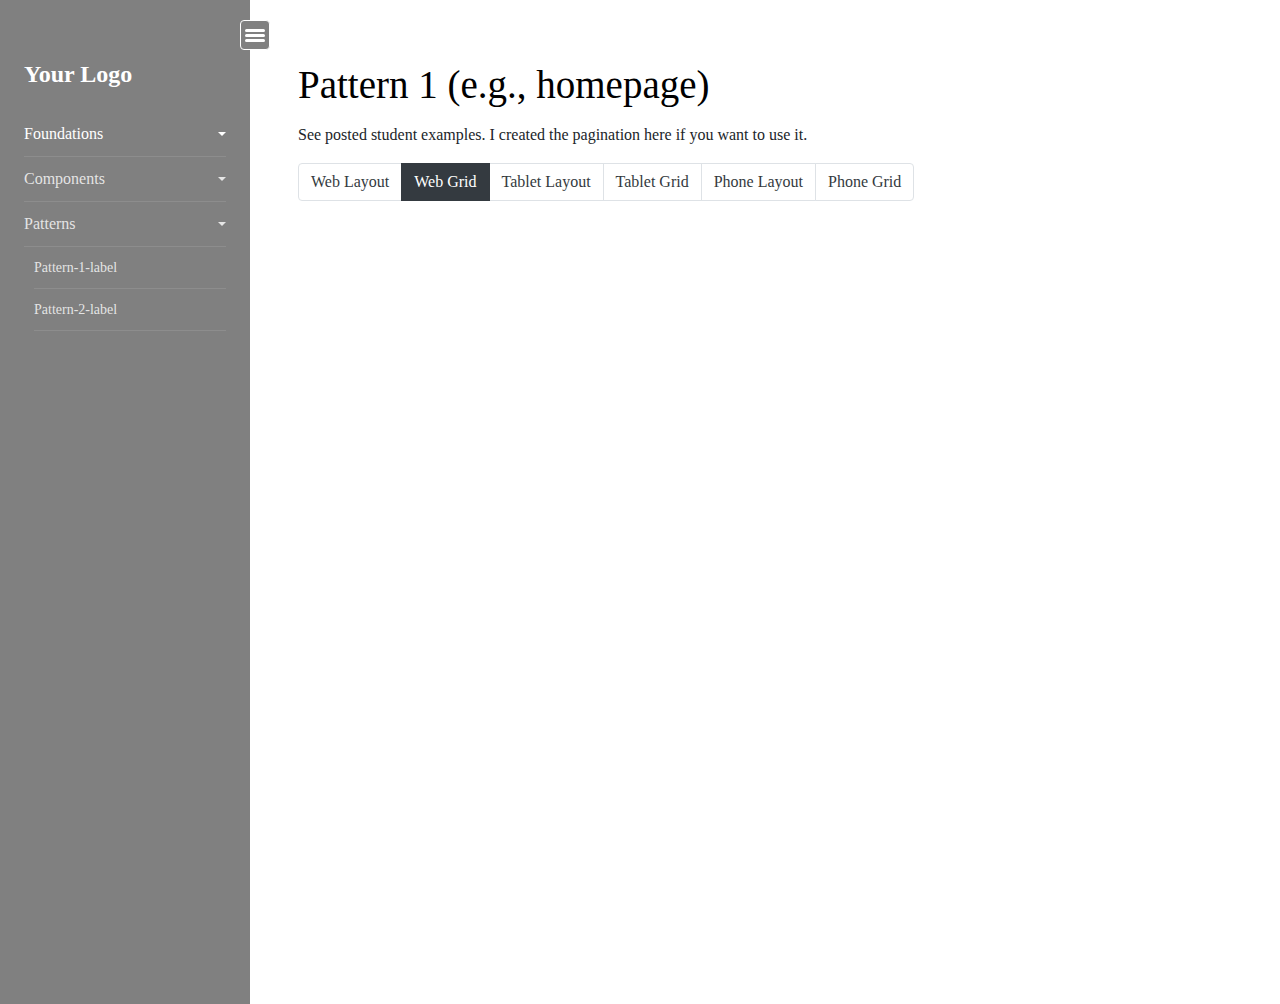
<file: patterns/homepage_grid.html>
<!doctype html>
<html lang="en">
  <head>
  	<title>cyPutnam_DesignSystemExample_Index</title>
    <meta charset="utf-8">
    <meta name="viewport" content="width=device-width, initial-scale=1, shrink-to-fit=no">

    <!-- This is where you put your google font in if applicable -->
<!--     <link href="https://fonts.googleapis.com/css?family=Poppins:300,400,500,600,700,800,900" rel="stylesheet"> -->

<!-- This is the link to the toggle hamburger -->
	 <link rel="stylesheet" href="../css/bootstrap.min.css">
  <link rel="stylesheet" href="../css/style.css">
  </head>
  <body>
    
    <div class="d-flex">
      <nav id="sidebar">
        <div class="custom-menu">
          <button type="button" id="sidebarCollapse" class="toggle-btn">
              <span class="sr-only">Toggle Menu</span>
                    <div id="nav-icon1" >
                <span></span>
                <span></span>
                <span></span>
              </div>
               </button>
          </div>
		<div class="p-4 pt-6">
		  <h1><a href="../index.html" class="logo">Your Logo</a></h1>

	       <ul class="list-unstyled components">
	     
	          <li class="active">
	            <a href="#homeSubmenu" data-toggle="collapse" aria-expanded="false" class="dropdown-toggle">Foundations</a>
	            
			            <ul class="collapse list-unstyled" id="homeSubmenu">
		                <li>
		                    <a href="../foundation/type.html">Typography</a>
		                </li>
		                <li>
		                    <a href="../foundation/color.html">Color</a>
		                </li>
		                <li>
		                    <a href="../foundation/logo.html">Logo</a>
		                </li>
			            </ul>
	          </li>
	          
	          <li>
              <a href="#ComponentsSubmenu" data-toggle="collapse" aria-expanded="false" class="dropdown-toggle">Components</a>
              <ul class="collapse list-unstyled" id="ComponentsSubmenu">
               <li>
                    <a href="../components/component1.html">Comp-1-label</a>
                </li>
                <li>
                    <a href="../components/component2.html">Comp-2-label</a>
                </li>
                <li>
                    <a href="../components/component3.html">Comp-3-label</a>
                </li>
              </ul>
	          </li>

	          <li>
              <a href="#PatternsSubmenu" data-toggle="collapse" aria-expanded="false" class="dropdown-toggle">Patterns</a>
              <ul class="collapse.show list-unstyled" id="PatternsSubmenu">
                 <li>
                    <a href="#">Pattern-1-label</a>
                </li>
                <li>
                    <a href="pattern2.html">Pattern-2-label</a>
                </li>
               
              </ul>
	          </li>
	         
	         
	        </ul> 

	      


	      </div>
    	</nav>

        <!-- Page Content  -->
      <div class = "container">
          <div class = "row p-5 pt-6">
            <div id="content">

              <h2>Pattern 1 (e.g., homepage)</h2>
              <p>See posted student examples. I created the pagination here if you want to use it. </p>

              <!-- Pagination buttons -->
                <nav aria-label="homepage pages">
                  <ul class="pagination">
                 
                    <li class="page-item" aria-current="Homepage Web Layout">
                      <a class="page-link" href="pattern1.html">
                      Web Layout</a>
                    </li>
                    <li class="page-item active">
                      <a class="page-link" href="homepage_grid.html">Web Grid</a>
                    </li>
                    <li class="page-item">
                      <a class="page-link" href="homepage_mobile.html">Tablet Layout</a>
                    </li>
                    <li class="page-item">
                      <a class="page-link" href="homepage_mobile_grid.html">Tablet Grid</a>
                    </li>
                    
                    <li class="page-item">
                      <a class="page-link" href="homepage_phone.html">Phone Layout</a>
                    </li>
                     <li class="page-item">
                      <a class="page-link" href="homepage_phone_grid.html">Phone Grid</a>
                    </li>
                  </ul>
                </nav>

            <!-- End Pagination buttons -->
    		             
    
        </div>      <!-- Content  -->
      </div><!-- Row  -->
    </div><!-- Container -->
</div>

    <script src="../js/jquery.min.js"></script>
    <script src="../js/popper.js"></script>
    <script src="../js/bootstrap.min.js"></script>
    <script src="../js/main.js"></script>
  </body>
</html>
</file>
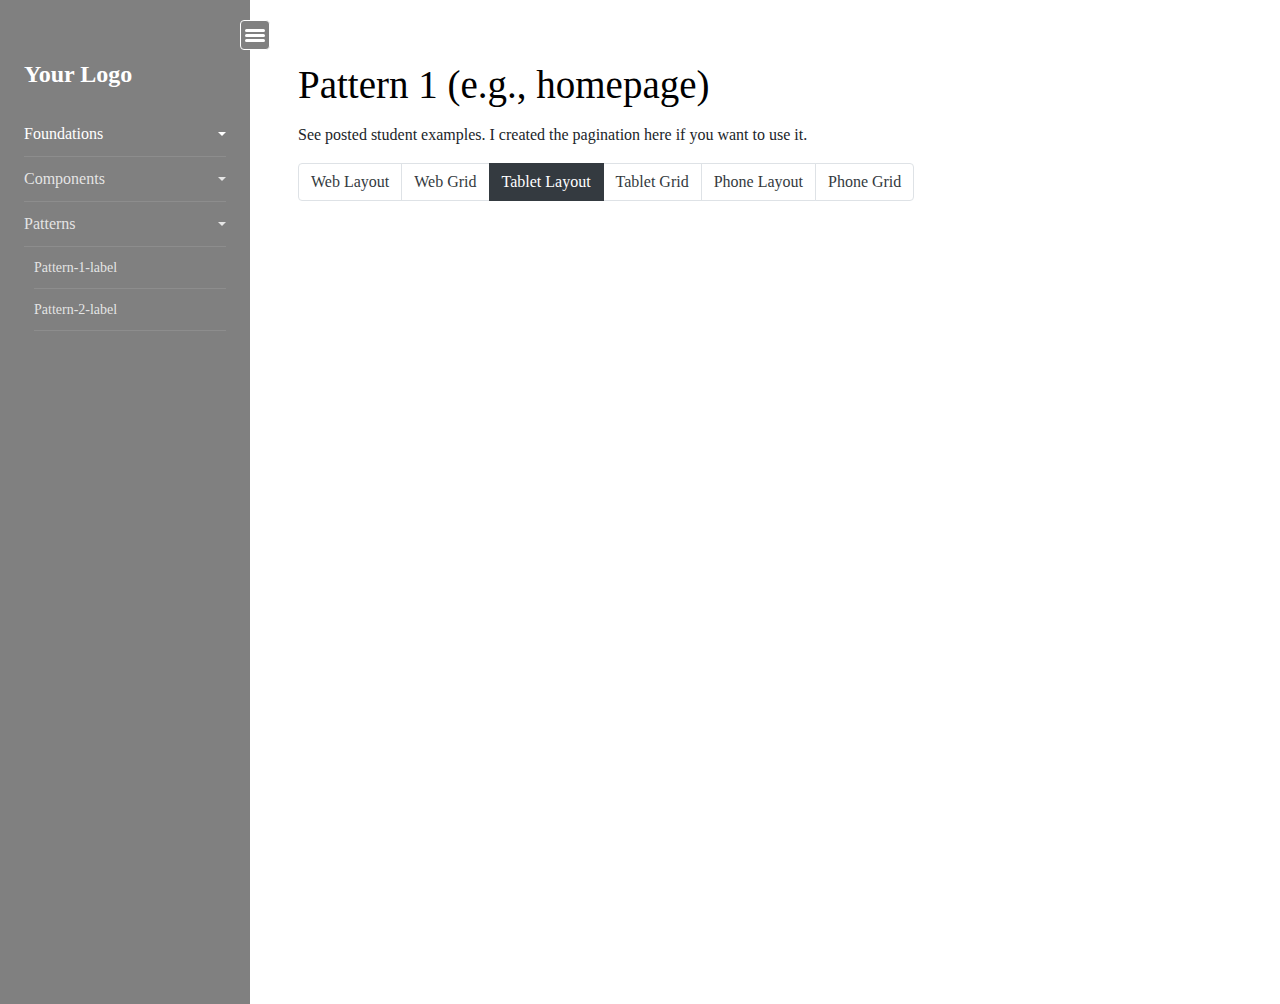
<file: patterns/homepage_mobile.html>
<!doctype html>
<html lang="en">
  <head>
  	<title>cyPutnam_DesignSystemExample_Index</title>
    <meta charset="utf-8">
    <meta name="viewport" content="width=device-width, initial-scale=1, shrink-to-fit=no">

    <!-- This is where you put your google font in if applicable -->
<!--     <link href="https://fonts.googleapis.com/css?family=Poppins:300,400,500,600,700,800,900" rel="stylesheet"> -->

<!-- This is the link to the toggle hamburger -->
	 <link rel="stylesheet" href="../css/bootstrap.min.css">
  <link rel="stylesheet" href="../css/style.css">
  </head>
  <body>
    
    <div class="d-flex">
      <nav id="sidebar">
        <div class="custom-menu">
          <button type="button" id="sidebarCollapse" class="toggle-btn">
              <span class="sr-only">Toggle Menu</span>
                    <div id="nav-icon1" >
                <span></span>
                <span></span>
                <span></span>
              </div>
               </button>
          </div>
		<div class="p-4 pt-6">
		  <h1><a href="../index.html" class="logo">Your Logo</a></h1>

	       <ul class="list-unstyled components">
	     
	          <li class="active">
	            <a href="#homeSubmenu" data-toggle="collapse" aria-expanded="false" class="dropdown-toggle">Foundations</a>
	            
			            <ul class="collapse list-unstyled" id="homeSubmenu">
		                <li>
		                    <a href="../foundation/type.html">Typography</a>
		                </li>
		                <li>
		                    <a href="../foundation/color.html">Color</a>
		                </li>
		                <li>
		                    <a href="../foundation/logo.html">Logo</a>
		                </li>
			            </ul>
	          </li>
	          
	          <li>
              <a href="#ComponentsSubmenu" data-toggle="collapse" aria-expanded="false" class="dropdown-toggle">Components</a>
              <ul class="collapse list-unstyled" id="ComponentsSubmenu">
               <li>
                    <a href="../components/component1.html">Comp-1-label</a>
                </li>
                <li>
                    <a href="../components/component2.html">Comp-2-label</a>
                </li>
                <li>
                    <a href="../components/component3.html">Comp-3-label</a>
                </li>
              </ul>
	          </li>

	          <li>
              <a href="#PatternsSubmenu" data-toggle="collapse" aria-expanded="false" class="dropdown-toggle">Patterns</a>
              <ul class="collapse.show list-unstyled" id="PatternsSubmenu">
                 <li>
                    <a href="#">Pattern-1-label</a>
                </li>
                <li>
                    <a href="pattern2.html">Pattern-2-label</a>
                </li>
               
              </ul>
	          </li>
	         
	         
	        </ul> 

	      


	      </div>
    	</nav>

        <!-- Page Content  -->
      <div class = "container">
          <div class = "row p-5 pt-6">
            <div id="content">

              <h2>Pattern 1 (e.g., homepage)</h2>
              <p>See posted student examples. I created the pagination here if you want to use it. </p>

              <!-- Pagination buttons -->
                <nav aria-label="homepage pages">
                  <ul class="pagination">
                 
                    <li class="page-item" aria-current="Homepage Web Layout">
                      <a class="page-link" href="pattern1.html">
                      Web Layout</a>
                    </li>
                    <li class="page-item">
                      <a class="page-link" href="homepage_grid.html">Web Grid</a>
                    </li>
                    <li class="page-item active">
                      <a class="page-link" href="homepage_mobile.html">Tablet Layout</a>
                    </li>
                    <li class="page-item">
                      <a class="page-link" href="homepage_mobile_grid.html">Tablet Grid</a>
                    </li>
                    
                    <li class="page-item">
                      <a class="page-link" href="homepage_phone.html">Phone Layout</a>
                    </li>
                     <li class="page-item">
                      <a class="page-link" href="homepage_phone_grid.html">Phone Grid</a>
                    </li>
                  </ul>
                </nav>

            <!-- End Pagination buttons -->
    		             
    
        </div>      <!-- Content  -->
      </div><!-- Row  -->
    </div><!-- Container -->
</div>

    <script src="../js/jquery.min.js"></script>
    <script src="../js/popper.js"></script>
    <script src="../js/bootstrap.min.js"></script>
    <script src="../js/main.js"></script>
  </body>
</html>
</file>
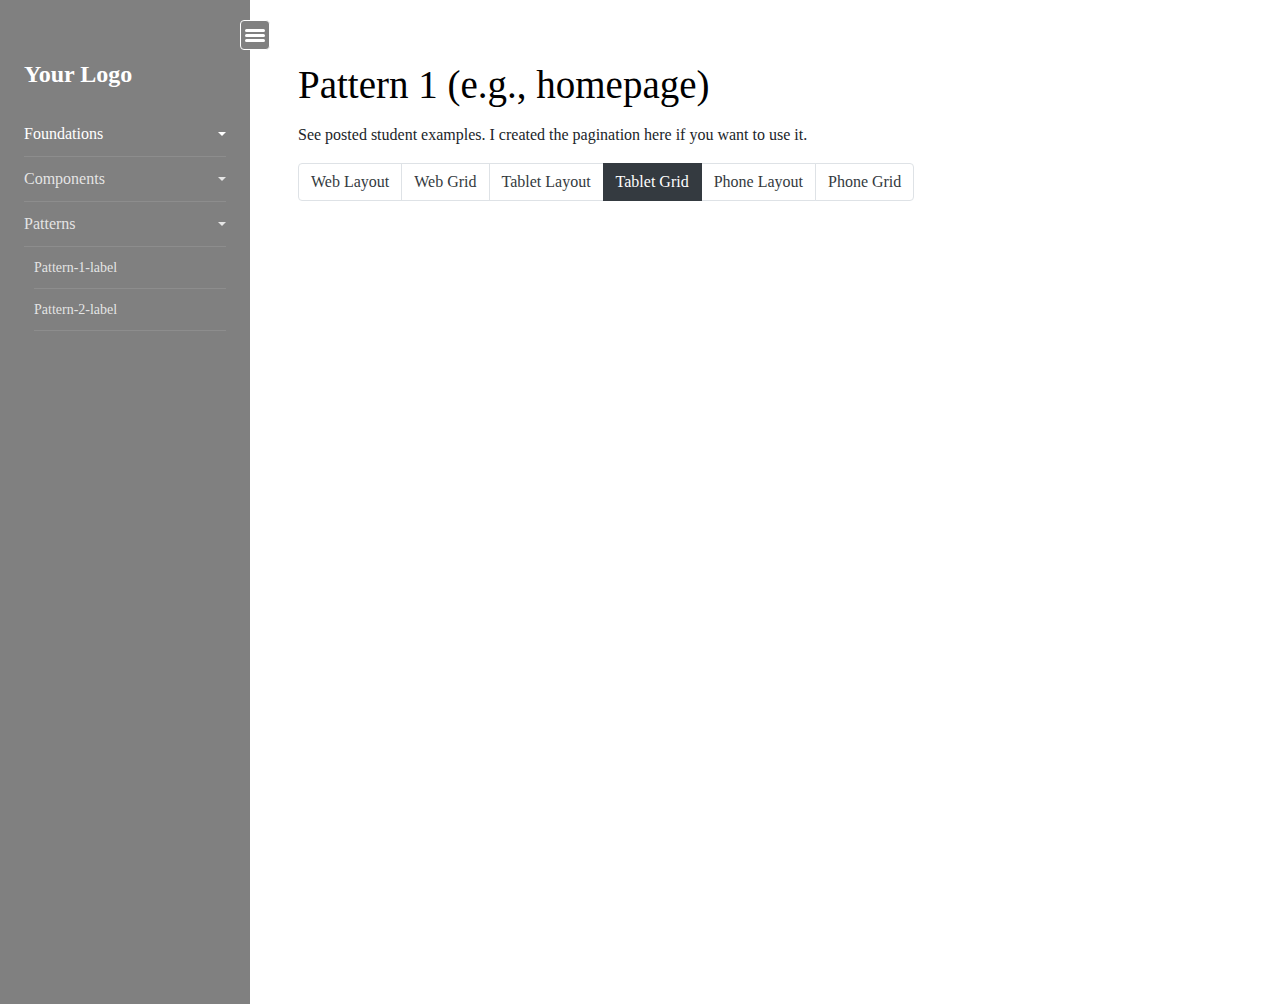
<file: patterns/homepage_mobile_grid.html>
<!doctype html>
<html lang="en">
  <head>
  	<title>cyPutnam_DesignSystemExample_Index</title>
    <meta charset="utf-8">
    <meta name="viewport" content="width=device-width, initial-scale=1, shrink-to-fit=no">

    <!-- This is where you put your google font in if applicable -->
<!--     <link href="https://fonts.googleapis.com/css?family=Poppins:300,400,500,600,700,800,900" rel="stylesheet"> -->

<!-- This is the link to the toggle hamburger -->
	 <link rel="stylesheet" href="../css/bootstrap.min.css">
  <link rel="stylesheet" href="../css/style.css">
  </head>
  <body>
    
    <div class="d-flex">
      <nav id="sidebar">
        <div class="custom-menu">
          <button type="button" id="sidebarCollapse" class="toggle-btn">
              <span class="sr-only">Toggle Menu</span>
                    <div id="nav-icon1" >
                <span></span>
                <span></span>
                <span></span>
              </div>
               </button>
          </div>
		<div class="p-4 pt-6">
		  <h1><a href="../index.html" class="logo">Your Logo</a></h1>

	       <ul class="list-unstyled components">
	     
	          <li class="active">
	            <a href="#homeSubmenu" data-toggle="collapse" aria-expanded="false" class="dropdown-toggle">Foundations</a>
	            
			            <ul class="collapse list-unstyled" id="homeSubmenu">
		                <li>
		                    <a href="../foundation/type.html">Typography</a>
		                </li>
		                <li>
		                    <a href="../foundation/color.html">Color</a>
		                </li>
		                <li>
		                    <a href="../foundation/logo.html">Logo</a>
		                </li>
			            </ul>
	          </li>
	          
	          <li>
              <a href="#ComponentsSubmenu" data-toggle="collapse" aria-expanded="false" class="dropdown-toggle">Components</a>
              <ul class="collapse list-unstyled" id="ComponentsSubmenu">
               <li>
                    <a href="../components/component1.html">Comp-1-label</a>
                </li>
                <li>
                    <a href="../components/component2.html">Comp-2-label</a>
                </li>
                <li>
                    <a href="../components/component3.html">Comp-3-label</a>
                </li>
              </ul>
	          </li>

	          <li>
              <a href="#PatternsSubmenu" data-toggle="collapse" aria-expanded="false" class="dropdown-toggle">Patterns</a>
              <ul class="collapse.show list-unstyled" id="PatternsSubmenu">
                 <li>
                    <a href="#">Pattern-1-label</a>
                </li>
                <li>
                    <a href="pattern2.html">Pattern-2-label</a>
                </li>
               
              </ul>
	          </li>
	         
	         
	        </ul> 

	      


	      </div>
    	</nav>

        <!-- Page Content  -->
      <div class = "container">
          <div class = "row p-5 pt-6">
            <div id="content">

              <h2>Pattern 1 (e.g., homepage)</h2>
              <p>See posted student examples. I created the pagination here if you want to use it. </p>

              <!-- Pagination buttons -->
                <nav aria-label="homepage pages">
                  <ul class="pagination">
                 
                    <li class="page-item" aria-current="Homepage Web Layout">
                      <a class="page-link" href="pattern1.html">
                      Web Layout</a>
                    </li>
                    <li class="page-item">
                      <a class="page-link" href="homepage_grid.html">Web Grid</a>
                    </li>
                    <li class="page-item">
                      <a class="page-link" href="homepage_mobile.html">Tablet Layout</a>
                    </li>
                    <li class="page-item active">
                      <a class="page-link" href="homepage_mobile_grid.html">Tablet Grid</a>
                    </li>
                    
                    <li class="page-item">
                      <a class="page-link" href="homepage_phone.html">Phone Layout</a>
                    </li>
                     <li class="page-item">
                      <a class="page-link" href="homepage_phone_grid.html">Phone Grid</a>
                    </li>
                  </ul>
                </nav>

            <!-- End Pagination buttons -->
    		             
    
        </div>      <!-- Content  -->
      </div><!-- Row  -->
    </div><!-- Container -->
</div>

    <script src="../js/jquery.min.js"></script>
    <script src="../js/popper.js"></script>
    <script src="../js/bootstrap.min.js"></script>
    <script src="../js/main.js"></script>
  </body>
</html>
</file>
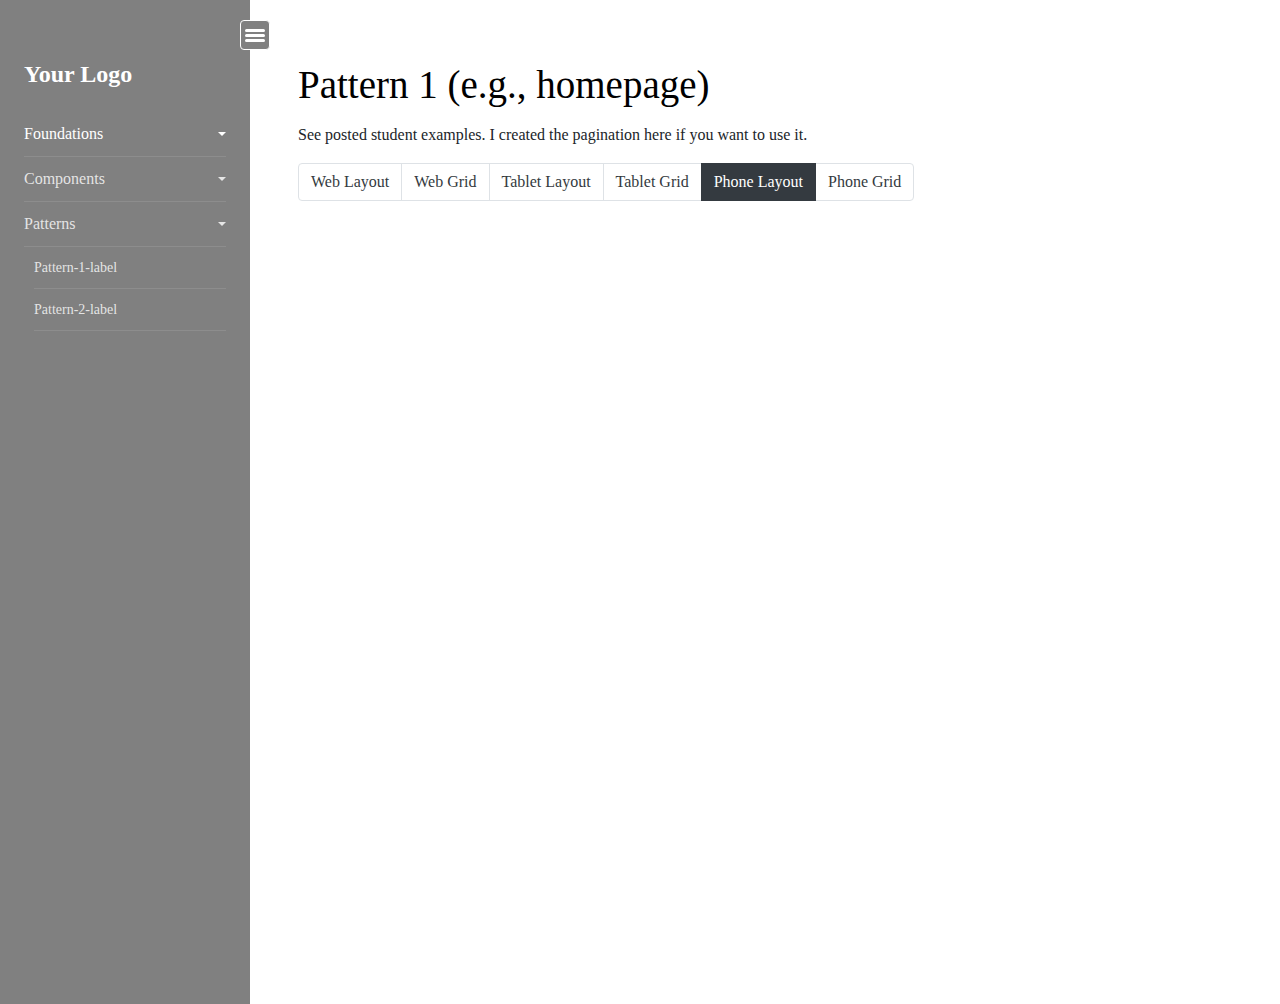
<file: patterns/homepage_phone.html>
<!doctype html>
<html lang="en">
  <head>
  	<title>cyPutnam_DesignSystemExample_Index</title>
    <meta charset="utf-8">
    <meta name="viewport" content="width=device-width, initial-scale=1, shrink-to-fit=no">

    <!-- This is where you put your google font in if applicable -->
<!--     <link href="https://fonts.googleapis.com/css?family=Poppins:300,400,500,600,700,800,900" rel="stylesheet"> -->

<!-- This is the link to the toggle hamburger -->
	 <link rel="stylesheet" href="../css/bootstrap.min.css">
  <link rel="stylesheet" href="../css/style.css">
  </head>
  <body>
    
    <div class="d-flex">
      <nav id="sidebar">
        <div class="custom-menu">
          <button type="button" id="sidebarCollapse" class="toggle-btn">
              <span class="sr-only">Toggle Menu</span>
                    <div id="nav-icon1" >
                <span></span>
                <span></span>
                <span></span>
              </div>
               </button>
          </div>
		<div class="p-4 pt-6">
		  <h1><a href="../index.html" class="logo">Your Logo</a></h1>

	       <ul class="list-unstyled components">
	     
	          <li class="active">
	            <a href="#homeSubmenu" data-toggle="collapse" aria-expanded="false" class="dropdown-toggle">Foundations</a>
	            
			            <ul class="collapse list-unstyled" id="homeSubmenu">
		                <li>
		                    <a href="../foundation/type.html">Typography</a>
		                </li>
		                <li>
		                    <a href="../foundation/color.html">Color</a>
		                </li>
		                <li>
		                    <a href="../foundation/logo.html">Logo</a>
		                </li>
			            </ul>
	          </li>
	          
	          <li>
              <a href="#ComponentsSubmenu" data-toggle="collapse" aria-expanded="false" class="dropdown-toggle">Components</a>
              <ul class="collapse list-unstyled" id="ComponentsSubmenu">
               <li>
                    <a href="../components/component1.html">Comp-1-label</a>
                </li>
                <li>
                    <a href="../components/component2.html">Comp-2-label</a>
                </li>
                <li>
                    <a href="../components/component3.html">Comp-3-label</a>
                </li>
              </ul>
	          </li>

	          <li>
              <a href="#PatternsSubmenu" data-toggle="collapse" aria-expanded="false" class="dropdown-toggle">Patterns</a>
              <ul class="collapse.show list-unstyled" id="PatternsSubmenu">
                 <li>
                    <a href="#">Pattern-1-label</a>
                </li>
                <li>
                    <a href="pattern2.html">Pattern-2-label</a>
                </li>
               
              </ul>
	          </li>
	         
	         
	        </ul> 

	      


	      </div>
    	</nav>

        <!-- Page Content  -->
      <div class = "container">
          <div class = "row p-5 pt-6">
            <div id="content">

              <h2>Pattern 1 (e.g., homepage)</h2>
              <p>See posted student examples. I created the pagination here if you want to use it. </p>

              <!-- Pagination buttons -->
                <nav aria-label="homepage pages">
                  <ul class="pagination">
                 
                    <li class="page-item" aria-current="Homepage Web Layout">
                      <a class="page-link" href="pattern1.html">
                      Web Layout</a>
                    </li>
                    <li class="page-item">
                      <a class="page-link" href="homepage_grid.html">Web Grid</a>
                    </li>
                    <li class="page-item">
                      <a class="page-link" href="homepage_mobile.html">Tablet Layout</a>
                    </li>
                    <li class="page-item">
                      <a class="page-link" href="homepage_mobile_grid.html">Tablet Grid</a>
                    </li>
                    
                    <li class="page-item active">
                      <a class="page-link" href="homepage_phone.html">Phone Layout</a>
                    </li>
                     <li class="page-item">
                      <a class="page-link" href="homepage_phone_grid.html">Phone Grid</a>
                    </li>
                  </ul>
                </nav>

            <!-- End Pagination buttons -->
    		             
    
        </div>      <!-- Content  -->
      </div><!-- Row  -->
    </div><!-- Container -->
</div>

    <script src="../js/jquery.min.js"></script>
    <script src="../js/popper.js"></script>
    <script src="../js/bootstrap.min.js"></script>
    <script src="../js/main.js"></script>
  </body>
</html>
</file>
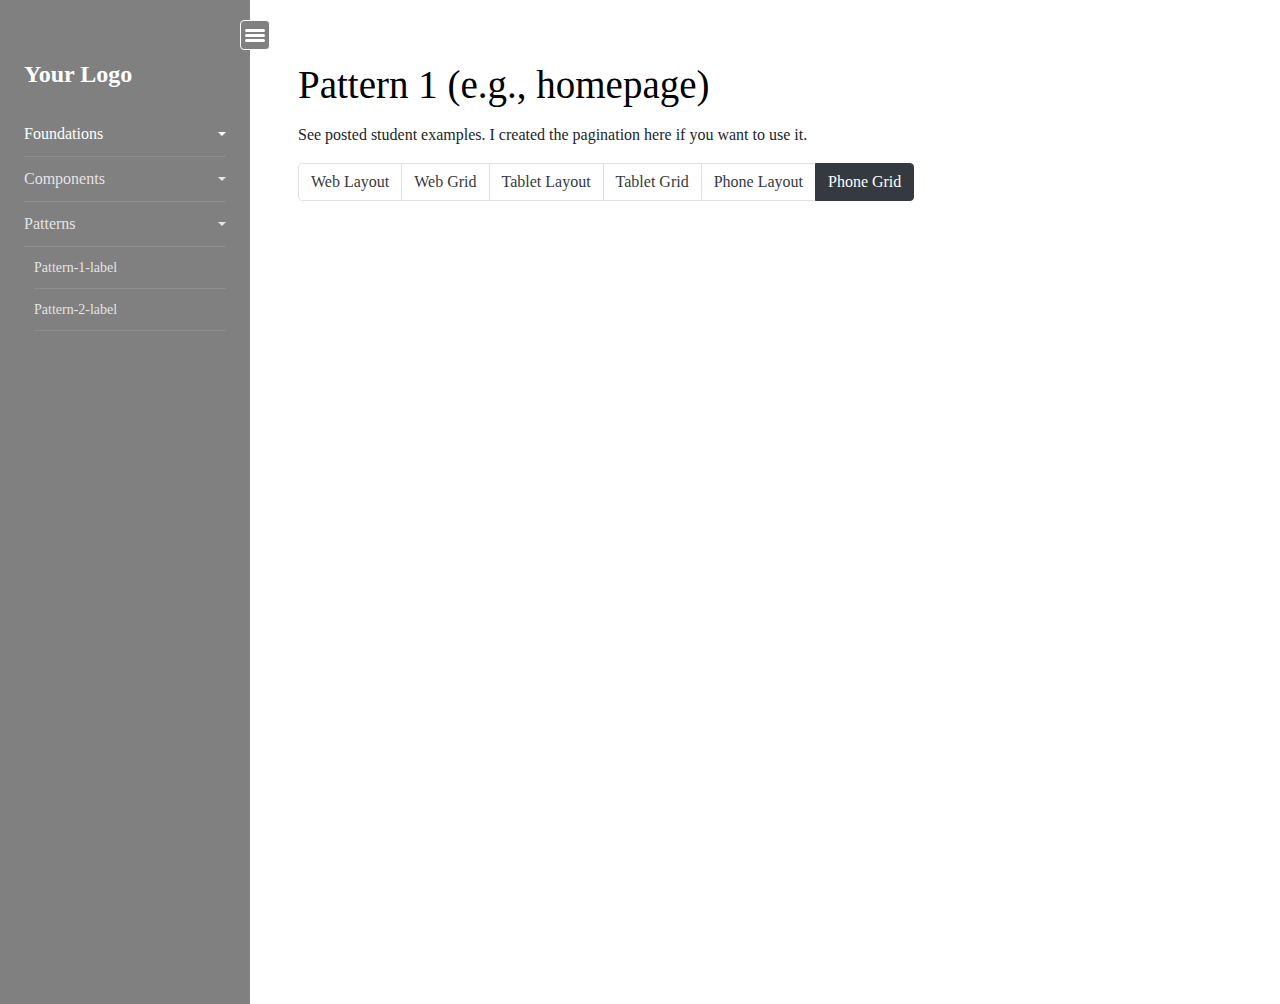
<file: patterns/homepage_phone_grid.html>
<!doctype html>
<html lang="en">
  <head>
  	<title>cyPutnam_DesignSystemExample_Index</title>
    <meta charset="utf-8">
    <meta name="viewport" content="width=device-width, initial-scale=1, shrink-to-fit=no">

    <!-- This is where you put your google font in if applicable -->
<!--     <link href="https://fonts.googleapis.com/css?family=Poppins:300,400,500,600,700,800,900" rel="stylesheet"> -->

<!-- This is the link to the toggle hamburger -->
	 <link rel="stylesheet" href="../css/bootstrap.min.css">
  <link rel="stylesheet" href="../css/style.css">
  </head>
  <body>
    
    <div class="d-flex">
      <nav id="sidebar">
        <div class="custom-menu">
          <button type="button" id="sidebarCollapse" class="toggle-btn">
              <span class="sr-only">Toggle Menu</span>
                    <div id="nav-icon1" >
                <span></span>
                <span></span>
                <span></span>
              </div>
               </button>
          </div>
		<div class="p-4 pt-6">
		  <h1><a href="../index.html" class="logo">Your Logo</a></h1>

	       <ul class="list-unstyled components">
	     
	          <li class="active">
	            <a href="#homeSubmenu" data-toggle="collapse" aria-expanded="false" class="dropdown-toggle">Foundations</a>
	            
			            <ul class="collapse list-unstyled" id="homeSubmenu">
		                <li>
		                    <a href="../foundation/type.html">Typography</a>
		                </li>
		                <li>
		                    <a href="../foundation/color.html">Color</a>
		                </li>
		                <li>
		                    <a href="../foundation/logo.html">Logo</a>
		                </li>
			            </ul>
	          </li>
	          
	          <li>
              <a href="#ComponentsSubmenu" data-toggle="collapse" aria-expanded="false" class="dropdown-toggle">Components</a>
              <ul class="collapse list-unstyled" id="ComponentsSubmenu">
               <li>
                    <a href="../components/component1.html">Comp-1-label</a>
                </li>
                <li>
                    <a href="../components/component2.html">Comp-2-label</a>
                </li>
                <li>
                    <a href="../components/component3.html">Comp-3-label</a>
                </li>
              </ul>
	          </li>

	          <li>
              <a href="#PatternsSubmenu" data-toggle="collapse" aria-expanded="false" class="dropdown-toggle">Patterns</a>
              <ul class="collapse.show list-unstyled" id="PatternsSubmenu">
                 <li>
                    <a href="#">Pattern-1-label</a>
                </li>
                <li>
                    <a href="pattern2.html">Pattern-2-label</a>
                </li>
               
              </ul>
	          </li>
	         
	         
	        </ul> 

	      


	      </div>
    	</nav>

        <!-- Page Content  -->
      <div class = "container">
          <div class = "row p-5 pt-6">
            <div id="content">

              <h2>Pattern 1 (e.g., homepage)</h2>
              <p>See posted student examples. I created the pagination here if you want to use it. </p>

              <!-- Pagination buttons -->
                <nav aria-label="homepage pages">
                  <ul class="pagination">
                 
                    <li class="page-item" aria-current="Homepage Web Layout">
                      <a class="page-link" href="pattern1.html">
                      Web Layout</a>
                    </li>
                    <li class="page-item">
                      <a class="page-link" href="homepage_grid.html">Web Grid</a>
                    </li>
                    <li class="page-item">
                      <a class="page-link" href="homepage_mobile.html">Tablet Layout</a>
                    </li>
                    <li class="page-item">
                      <a class="page-link" href="homepage_mobile_grid.html">Tablet Grid</a>
                    </li>
                    
                    <li class="page-item ">
                      <a class="page-link" href="homepage_phone.html">Phone Layout</a>
                    </li>
                     <li class="page-item active">
                      <a class="page-link" href="homepage_phone_grid.html">Phone Grid</a>
                    </li>
                  </ul>
                </nav>

            <!-- End Pagination buttons -->
    		             
    
        </div>      <!-- Content  -->
      </div><!-- Row  -->
    </div><!-- Container -->
</div>

    <script src="../js/jquery.min.js"></script>
    <script src="../js/popper.js"></script>
    <script src="../js/bootstrap.min.js"></script>
    <script src="../js/main.js"></script>
  </body>
</html>
</file>
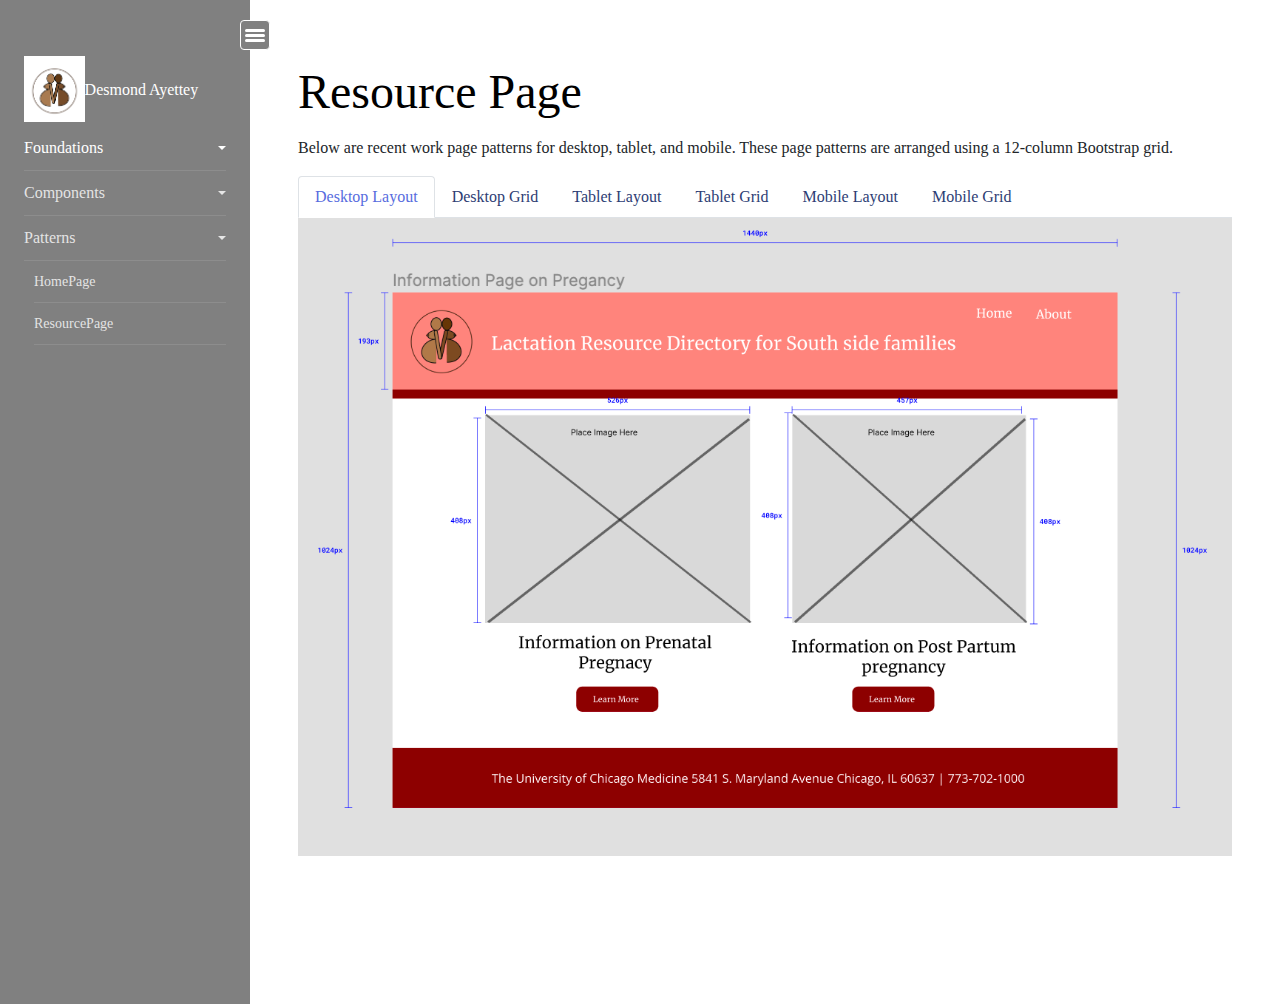
<file: patterns/Resource.html>
<!doctype html>
<html lang="en">
  <head>
  	<title>Desmond Ayettey DesignSystem</title>
        <link rel="icon" type="" href="../img/favicon.png">
    <meta charset="utf-8">
    <meta name="viewport" content="width=device-width, initial-scale=1, shrink-to-fit=no">

    <!-- This is where you put your google font in if applicable -->
<!--     <link href="https://fonts.googleapis.com/css?family=Poppins:300,400,500,600,700,800,900" rel="stylesheet"> -->

<!-- This is the link to the toggle hamburger -->
	 <link rel="stylesheet" href="../css/bootstrap.min.css">
  <link rel="stylesheet" href="../css/style.css">
  </head>
  <body>
    
    <div class="d-flex">
      <nav id="sidebar">
        <div class="custom-menu">
          <button type="button" id="sidebarCollapse" class="toggle-btn">
              <span class="sr-only">Toggle Menu</span>
                    <div id="nav-icon1" >
                <span></span>
                <span></span>
                <span></span>
              </div>
               </button>
          </div>
		<div class="p-4 pt-6">
		  <a href="../index.html" class="logo"><img alt="Desmond Ayettey" class="mb-1 slogo" src="../img/favicon.png"></a>Desmond Ayettey

	       <ul class="list-unstyled components">
	     
	          <li class="active">
	            <a href="#homeSubmenu" data-toggle="collapse" aria-expanded="false" class="dropdown-toggle">Foundations</a>
	            
			            <ul class="collapse list-unstyled" id="homeSubmenu">
		                <li>
		                    <a href="../foundation/type.html">Typography</a>
		                </li>
		                <li>
		                    <a href="../foundation/color.html">Color</a>
		                </li>
		                <li>
		                    <a href="../foundation/logo.html">Logo</a>
		                </li>
			            </ul>
	          </li>
	          
	          <li>
              <a href="#ComponentsSubmenu" data-toggle="collapse" aria-expanded="false" class="dropdown-toggle">Components</a>
              <ul class="collapse list-unstyled" id="ComponentsSubmenu">
               <li>
                    <a href="../components/Button.html">Buttons</a>
                </li>
                <li>
                    <a href="../components/Footer.html">Footer</a>
                </li>
                <li>
                    <a href="../components/Navigation.html">Navigation</a>
                </li>
              </ul>
	          </li>

	          <li>
              <a href="#PatternsSubmenu" data-toggle="collapse" aria-expanded="false" class="dropdown-toggle">Patterns</a>
              <ul class="collapse.show list-unstyled" id="PatternsSubmenu">
                 <li>
                    <a href="../patterns/Home.html">HomePage</a>
                </li>
                <li>
                    <a href="#">ResourcePage</a>
                </li>
               
              </ul>
	          </li>
	         
	         
	        </ul> 

	      


	      </div>
    	</nav>

        <!-- Page Content  -->
      <div class="container">
      <div class="row p-5 pt-6">
        <div id="content">

          <h1>Resource Page</h1>
          <p>Below are recent work page patterns for desktop, tablet, and mobile. These page patterns are arranged using
            a
            12-column Bootstrap grid.</p>


          <ul class="nav nav-tabs" id="myTab" role="tablist">
            <li class="nav-item" role="presentation">
              <a class="nav-link active" id="home-tab" data-toggle="tab" href="#desktopLayout" role="tab" aria-controls="home" aria-selected="true">Desktop Layout</a>
            </li>
            <li class="nav-item" role="presentation">
              <a class="nav-link" id="profile-tab" data-toggle="tab" href="#desktopGrid" role="tab" aria-controls="profile" aria-selected="false">Desktop Grid</a>
            </li>
            <li class="nav-item" role="presentation">
              <a class="nav-link" id="contact-tab" data-toggle="tab" href="#tabletLayout" role="tab" aria-controls="contact" aria-selected="false">Tablet Layout</a>
            </li>
            <li class="nav-item" role="presentation">
              <a class="nav-link" id="home-tab" data-toggle="tab" href="#tabletGrid" role="tab" aria-controls="home" aria-selected="true">Tablet Grid</a>
            </li>
            <li class="nav-item" role="presentation">
              <a class="nav-link" id="profile-tab" data-toggle="tab" href="#mobileLayout" role="tab" aria-controls="profile" aria-selected="false">Mobile Layout</a>
            </li>
            <li class="nav-item" role="presentation">
              <a class="nav-link" id="contact-tab" data-toggle="tab" href="#mobileGrid" role="tab" aria-controls="contact" aria-selected="false">Mobile Grid</a>
            </li>
          </ul>
          <div class="tab-content layouts-example" id="myTabContent">
            <div class="tab-pane fade active show" id="desktopLayout" role="tabpanel" aria-labelledby="home-tab"><img src="../img/Resource%20desktop%20Layout.png"></div>
            <div class="tab-pane fade" id="desktopGrid" role="tabpanel" aria-labelledby="profile-tab"><img src="../img/Resource%20desktop%20Grid.png"></div>
            <div class="tab-pane fade" id="tabletLayout" role="tabpanel" aria-labelledby="contact-tab"><img src="../img/resource%20tablet%20layout%20grind.png" alt=""></div>
            <div class="tab-pane fade" id="tabletGrid" role="tabpanel" aria-labelledby="home-tab"><img src="../img/resource%20tablet%20grid.png" alt=""></div>
            <div class="tab-pane fade" id="mobileLayout" role="tabpanel" aria-labelledby="profile-tab"><img src="../img/resource%20layout%20mobile.png" alt=""></div>
            <div class="tab-pane fade" id="mobileGrid" role="tabpanel" aria-labelledby="contact-tab"><img src="../img/mobile%20grid.png" alt=""></div>
          </div>

              
    		             
    
        </div>      <!-- Content  -->
      </div><!-- Row  -->
    </div><!-- Container -->
</div>

    <script src="../js/jquery.min.js"></script>
    <script src="../js/popper.js"></script>
    <script src="../js/bootstrap.min.js"></script>
    <script src="../js/main.js"></script>
  </body>
</html>
</file>
<file: css/style.css>
:root {
  --dark-blue: #2d3d74;
  --light-blue: #c5cbe3;
  --logo-poppy: #ff6a3d;
  --yellow: #f4db7d;
  --logo-violet: #9daaf2;
  --blue-violet: #576cde;
  --ochre: #886b01;
  --vibrant-poppy: #ef3600;
  --light-poppy: #ff997b;
  --dark-grey: #373a3c;
  --medium-grey: #777777;
  --light-grey: #dddddd;
}

body {
  margin: 0;
  font-family: Merri-weather, "Merri-weather", Merri-weather, serif;
  font-size: 1rem;
  font-weight: 400;
  line-height: 1.5;
  font-weight: normal;
  background-color:white; 
}

p {
  margin-top: 0;
  margin-bottom: 1rem;
}

h1,
h2,
h3,
h4,
h5,
.h1,
.h2,
.h3,
.h4,
.h5 {
  margin-top: 0;
  margin-bottom: 0.5rem;
  line-height: 1.5;
  font-family: "Merri-weather", Merri-weather, serif;
  color:black;
  font-weight: 400;
}

h1,
.h1 {
  font-size: 48px;
}

h2,
.h2 {
  font-size: 39px;
}

h3,
.h3 {
  font-size:36px;
}

h4,
.h4 {
  font-size:25px;
}

h5,
.h5 {
  font-size: 20px;
}

#sidebar + .container {
  transition: width 0.25s;
  width: calc(100% - 250px);
}

#sidebar.active + .container {
  width: 100%;
}
/* Use to override heading styles applied to site */
.type-table h1,
.type-table h2,
.type-table h3,
.type-table h4,
.type-table h5 {
  font-family: "Merri-weather", serif;
}

.type-table h1,
.type-table h2,
.type-table h3 {
 font-weight: 500;
}

.type-table h4,
.type-table h5 {
 font-weight: 400;
}

.type-table h1 {
  font-size: 48px;
  color:black;
}

.type-table h2,
.card-example h2.card-title {
  font-size: 39px;
  color:black;
}

.type-table h3 {
  font-size: 36px;
  color: black;
}

.type-table h4 {
  font-size: 25px;
  color:black;
}

.type-table h5 {
  font-size: 20px;
  color: black;
}

.type-table .body-base-style,
.type-table-dark .body-base-style {
  font-family: "opensans", sans-serif;
  font-weight: 400;
  font-size: 16px;
}

.body-base-style {
  color: black;
}


.type-table-dark .emphasis {
  font-size: 29px;
  color: var(--yellow);
}

.type-table-dark .th {
  color: white;
}

.body-base-style.th {
  font-weight: 400;
  font-size: 16px;
}

.link {
  text-decoration: underline;
  color:darkblue;
}

.card-link {
  font-family: Georgia, "Times New Roman", Times, serif;
  font-size: 16px;
  text-decoration: underline;
  color: var(--blue-violet);
}

.card {
  box-shadow: 4px 4px 10px rgba(45, 61, 116, 0.16);
}

.navbar,
.footer {
  background-color: maroon;
}

.navbar {
  font-family: "Merri-weather",serif;
  color:#fff9ef;
  font-weight: 700;
  font-size: 18px;
  padding: 0 136px 0 30px;
}

.navbar-dark .navbar-nav .nav-link.active {
  color:#fff9ef ;
}

@media screen and (max-width: 992px) {
  .navbar {
    padding: 0 72px 0 40px;
  }
}

@media screen and (max-width: 768px) {
  .navbar {
    padding: 0 0 0 2px;
  }
}

.footer {
  color: #fff9ef;
  height: 150px;
  padding: 54px 150px 54px 64px;
}

@media screen and (max-width: 992px) {
  .footer {
    height: 100px;
    padding: 0 92px;
  }
}

.row {
  display: flex;
  flex-wrap: wrap;
}

.footer svg {
  color:maroon;
  height: 42px;
  width: auto;
}



.color1,
.color2,
.color3,
.color4,
.color5,
.color6,
.color7,
.color8,
.color9,
.color10,
.color11,
.color12 {
  width: 100%;
  height: 175px;
}

.color1 {
  background-color:maroon;
  border: var(--dark-grey);
  border-width: 2px;
}

.color2 {
  background-color:#FFF9EF;
  border: var(--dark-grey);
  border-width: 2px;
}

.color3 {
  background-color: saddlebrown;
  border: var(--dark-grey);
  border-width: 2px;
}

.color4 {
  background-color:  sandybrown;
  border: var(--dark-grey);
  border-width: 2px;
}

.color5 {
  background-color:skyblue;
  border: var(--dark-grey);
  border-width: 2px;
}

.color6 {
  background-color: darkblue;
  border: var(--dark-grey);
  border-width: 2px;
}

.color7 {
  background-color: darkblue;
  border: var(--dark-grey);
  border-width: 2px;
}

.color8 {
  background-color: var(--vibrant-poppy);
  border: var(--dark-grey);
  border-width: 2px;
}

.color9 {
  background-color: var(--light-poppy);
  border: var(--dark-grey);
  border-width: 2px;
}

.color10 {
  background-color: var(--dark-grey);
  border: var(--dark-grey);
  border-width: 2px;
}

.color11 {
  background-color: var(--medium-grey);
  border: var(--dark-grey);
  border-width: 2px;
}

.color12 {
  background-color: var(--light-grey);
  border: var(--dark-grey);
  border-width: 2px;
}

.card-body {
  display: flex;
  flex-direction: column;
}

.card-image {
  display: flex;
  height: 40%;
}

.card-image img {
  width: 100%;
}

h3.card-subtitle {
  font-family: Georgia, "Times New Roman", Times, serif;
  font-size: 20px;
  font-weight: 400;
  color: #777777;
}

p.card-text {
  font-family: Georgia, "Times New Roman", Times, serif;
  font-size: 18px;
  font-weight: 400;
  color: var(--dark-blue);
}

.btn-container {
  max-width: 750px;
}

button,
.btn {
  font-family: Merriweather, "Merriweather", serif;
  font-weight: 700;
  font-size: 18px;
  padding: 13px 20px;
  border-radius: 35px;
}

.btn-primary,
.btn-primary:hover{
  background-color:maroon;
  color:#FFF9EF;
  border: 0;
}

/* .btn-primary:hover, */
.btn-primary.btn-hover {
  background-color:whitesmoke;
  color: black;
  box-shadow: 0px 1px 6px var(--dark-blue);
}

/* .btn-primary:focus, */
.btn-primary.btn-focus {
  background-color: var(--light-blue);
  color: var(--dark-blue);
  border: 2px solid #1c7cd5;
}

.btn-primary:disabled {
  background-color:lightblue;
  color:black;
  opacity: 0.6;
}

.btn-secondary,
.btn-secondary:hover {
  background-color:maroon;
  color:#FFF9EF;
  border: 0;
}

/* .btn-secondary:hover, */
.btn-secondary.btn-hover {
  background-color:whitesmoke;
  color: black;
  box-shadow: 0px 1px 6px var(--dark-blue);
}

/* .btn-secondary:focus, */
.btn-secondary.btn-focus {
  background-color:lightcyan;
  color: #ffffff;
  border: 2px solid #1c7cd5;
}

.btn-secondary:disabled {
  background-color:lightblue;
  color: black;
  border: 0;
  opacity: 0.6;
}

.btn-inverse,
.btn-inverse:hover {
  background-color:#FFF9EF;
  color:maroon;
  opacity: 0.9;
}

/* .btn-inverse:hover, */
.btn-inverse.btn-hover{
  background-color:black;
  color: #FFF9EF;
  border:white;
  box-shadow:6px;
 opacity: 0.9;
}

/* .btn-inverse:focus, */
.btn-inverse.btn-focus {
  background-color: #EFF5FF;
  color: var(--dark-blue);
  border: 2px solid #1c7cd5;
}

.btn-inverse:disabled {
  background-color: #ffffff;
  color: var(--dark-blue);
  border: 2px solid var(--dark-blue);
  opacity: 0.6;
}

.layouts-example img {
  max-width: 100%;
}

.graphical-elements img {
  max-width: 100%;
}

.nav-link {
  color: var(--dark-blue);
}

.nav-tabs .nav-link.active {
  color: var(--blue-violet);
}

a {
  color: #007bff;
  text-decoration: none;
  background-color: transparent;
}

a:hover {
  color: #0056b3;
  text-decoration: none;
}

.list-unstyled {
  padding-left: 0;
  list-style: none;
}

.toggle-btn {
  display: inline-block;
  height: 30px;
  width: 30px;
  font-weight: 400;
  color: var(--dark-blue);
  text-align: center;
  vertical-align: middle;
  user-select: none;
  background-color: transparent;
  border: 1px solid transparent;
  padding: 0.375rem 0.1rem;
  font-size: 1rem;
  line-height: 1.5;
  border-radius: 0.25rem;
  color: #ffffff;
}

#nav-icon1 span {
  display: block;
  margin: 2px;
  height: 3px;
  width: 20px;
  background: #ffffff;
  border-radius: 2px;
}

/*.collapse:not(.show) {
  display: none; }
*/
.collapsing {
  position: relative;
  height: 0;
  overflow: hidden;
  -webkit-transition: height 0.35s ease;
  -o-transition: height 0.35s ease;
  transition: height 0.35s ease;
}

.dropdown-toggle {
  white-space: nowrap;
}
.dropdown-toggle::after {
  display: inline-block;
  margin-left: 0.255em;
  vertical-align: 0.255em;
  content: "";
  border-top: 0.3em solid;
  border-right: 0.3em solid transparent;
  border-bottom: 0;
  border-left: 0.3em solid transparent;
}
.dropdown-toggle:empty::after {
  margin-left: 0;
}

.dropdown-item {
  display: block;
  width: 100%;
  padding: 0.25rem 1.5rem;
  clear: both;
  font-weight: 400;
  color: #212529;
  text-align: inherit;
  white-space: nowrap;
  background-color: transparent;
  border: 0;
}
.dropdown-item:hover,
.dropdown-item:focus {
  color: #16181b;
  text-decoration: none;
  background-color: #f8f9fa;
}
.dropdown-item.active,
.dropdown-item:active {
  color: #fff;
  text-decoration: none;
  background-color: #007bff;
}
.dropdown-item.disabled,
.dropdown-item:disabled {
  color: #6c757d;
  pointer-events: none;
  background-color: transparent;
}

.dropdown-menu.show {
  display: block;
}

.dropdown-header {
  display: block;
  padding: 0.5rem 1.5rem;
  margin-bottom: 0;
  font-size: 0.875rem;
  color: #6c757d;
  white-space: nowrap;
}

.dropdown-item-text {
  display: block;
  padding: 0.25rem 1.5rem;
  color: #212529;
}

.d-flex {
  display: -webkit-box !important;
  display: -ms-flexbox !important;
  display: flex !important;
}

.d-inline-flex {
  display: -webkit-inline-box !important;
  display: -ms-inline-flexbox !important;
  display: inline-flex !important;
}

.p-0 {
  padding: 0 !important;
}

.pt-0,
.py-0 {
  padding-top: 0 !important;
}

.pr-0,
.px-0 {
  padding-right: 0 !important;
}

.pb-0,
.py-0 {
  padding-bottom: 0 !important;
}

.pl-0,
.px-0 {
  padding-left: 0 !important;
}

.p-1 {
  padding: 0.25rem !important;
}

.pt-1,
.py-1 {
  padding-top: 0.25rem !important;
}

.pr-1,
.px-1 {
  padding-right: 0.25rem !important;
}

.pb-1,
.py-1 {
  padding-bottom: 0.25rem !important;
}

.pl-1,
.px-1 {
  padding-left: 0.25rem !important;
}

.p-2 {
  padding: 0.5rem !important;
}

.pt-2,
.py-2 {
  padding-top: 0.5rem !important;
}

.pr-2,
.px-2 {
  padding-right: 0.5rem !important;
}

.pb-2,
.py-2 {
  padding-bottom: 0.5rem !important;
}

.pl-2,
.px-2 {
  padding-left: 0.5rem !important;
}

.p-3 {
  padding: 1rem !important;
}

.pt-3,
.py-3 {
  padding-top: 1rem !important;
}

.pr-3,
.px-3 {
  padding-right: 1rem !important;
}

.pb-3,
.py-3 {
  padding-bottom: 1rem !important;
}

.pl-3,
.px-3 {
  padding-left: 1rem !important;
}

.p-4 {
  padding: 1.5rem !important;
}

.pt-4,
.py-4 {
  padding-top: 1.5rem !important;
}

.pr-4,
.px-4 {
  padding-right: 1.5rem !important;
}

.pb-4,
.py-4 {
  padding-bottom: 1.5rem !important;
}

.pl-4,
.px-4 {
  padding-left: 1.5rem !important;
}

.p-5 {
  padding: 3rem !important;
}

.pt-5,
.py-5 {
  padding-top: 3rem !important;
}

.pr-5,
.px-5 {
  padding-right: 3rem !important;
}

.pb-5,
.py-5 {
  padding-bottom: 3rem !important;
}

.pl-5,
.px-5 {
  padding-left: 3rem !important;
}

.pt-6,
.py-6 {
  padding-top: 3.5rem !important;
}

#sidebar {
  min-width: 250px;
  max-width: 250px;
  background:grey;
  color: #fff;
  -webkit-transition: all 0.3s;
  -o-transition: all 0.3s;
  transition: all 0.3s;
  position: relative;
}
#sidebar.active {
  margin-left: -250px;
}
#sidebar.active .custom-menu {
  margin-right: -50px;
}
#sidebar h1 {
  margin-bottom: 20px;
  font-weight: 700;
  font-size: 1.5rem;
}
#sidebar h1 .logo {
  color: #fff;
}
#sidebar ul.components {
  padding: 0;
}
#sidebar ul li {
  font-size: 16px;
}
#sidebar ul li > ul {
  margin-left: 10px;
}
#sidebar ul li > ul li {
  font-size: 14px;
}
#sidebar ul li a {
  padding: 10px 0;
  display: block;
  color: rgba(255, 255, 255, 0.8);
  border-bottom: 1px solid rgba(255, 255, 255, 0.1);
}
#sidebar ul li a:hover {
  color: #fff;
}
#sidebar ul li.active > a {
  background: transparent;
  color: #fff;
}
@media (max-width: 850px) {
  #sidebar {
    margin-left: -250px;
  }
  #sidebar.active {
    margin-left: 0;
  }
  #sidebar .custom-menu {
    margin-right: -50px !important;
    top: 10px !important;
  }
}
#sidebar .custom-menu {
  display: inline-block;
  position: absolute;
  top: 20px;
  right: 0;
  margin-right: -20px;
  -webkit-transition: 0.3s;
  -o-transition: 0.3s;
  transition: 0.3s;
}
@media (prefers-reduced-motion: reduce) {
  #sidebar .custom-menu {
    -webkit-transition: none;
    -o-transition: none;
    transition: none;
  }
}

/*Side Menu Main Toggle*/
#sidebar .custom-menu .btn {
  width: 40px;
  height: 40px;
  border-radius: 10%;
}
#sidebar .custom-menu .toggle-btn {
  background: grey;
  border-color:white;
}
#sidebar .custom-menu .toggle-btn:hover,
#sidebar .custom-menu .btn:focus {
  background:grey;
  border-color:white;
}

/*Side Menu Toggles*/
a[data-toggle="collapse"] {
  position: relative;
}

.dropdown-toggle::after {
  display: block;
  position: absolute;
  top: 50%;
  right: 0;
  -webkit-transform: translateY(-50%);
  -ms-transform: translateY(-50%);
  transform: translateY(-50%);
}

@media (max-width: 850px) {
  #sidebarCollapse span {
    display: block;
  }
}

/*Keeps the side bar background at 100% height*/
#content {
  width: 100%;
  padding: 0;
  min-height: 100vh;
  -webkit-transition: all 0.3s;
  -o-transition: all 0.3s;
  transition: all 0.3s;
}

/*.page-item .page-link {
    z-index: 3;
    color: #343a40;
    border-color: #343a40;
}
*/
.page-item.active .page-link {
  z-index: 3;
  color: #fff;
  background-color: #343a40;
  border-color: #343a40;
}

.page-link {
  color: #343a40;
}

.slogo{
    width:30%;
}
</file>
<file: css/prism.css>
/* PrismJS 1.22.0
https://prismjs.com/download.html#themes=prism&languages=markup+css+clike+javascript */
/**
 * prism.js default theme for JavaScript, CSS and HTML
 * Based on dabblet (http://dabblet.com)
 * @author Lea Verou
 */

code[class*="language-"],
pre[class*="language-"] {
	color: black;
	background: none;
	text-shadow: 0 1px white;
	font-family: Consolas, Monaco, 'Andale Mono', 'Ubuntu Mono', monospace;
	font-size: 1em;
	text-align: left;
	white-space: pre;
	word-spacing: normal;
	word-break: normal;
	word-wrap: normal;
	line-height: 1.5;

	-moz-tab-size: 4;
	-o-tab-size: 4;
	tab-size: 4;

	-webkit-hyphens: none;
	-moz-hyphens: none;
	-ms-hyphens: none;
	hyphens: none;
}

/*pre[class*="language-"]::-moz-selection, pre[class*="language-"] ::-moz-selection,
code[class*="language-"]::-moz-selection, code[class*="language-"] ::-moz-selection {
	text-shadow: none;
	background: #F7F7F7;
}

pre[class*="language-"]::selection, pre[class*="language-"] ::selection,
code[class*="language-"]::selection, code[class*="language-"] ::selection {
	text-shadow: none;
	background: #F7F7F7;
}*/

@media print {
	code[class*="language-"],
	pre[class*="language-"] {
		text-shadow: none;
	}
}

/* Code blocks */
pre[class*="language-"] {
	padding: 1em;
	margin: .5em 0;
	overflow: auto;
}

:not(pre) > code[class*="language-"],
pre[class*="language-"] {
	background: #F7F7F7;
	
}

/* Inline code */
:not(pre) > code[class*="language-"] {
	padding: .1em;
	border-radius: .3em;
	white-space: normal;
}

.token.comment,
.token.prolog,
.token.doctype,
.token.cdata {
	color: slategray;
}

.token.punctuation {
	color: #999;
}

.token.namespace {
	opacity: .7;
}

.token.property,
.token.tag,
.token.boolean,
.token.number,
.token.constant,
.token.symbol,
.token.deleted {
	color: #905;
}

.token.selector,
.token.attr-name,
.token.string,
.token.char,
.token.builtin,
.token.inserted {
	color: #690;
}

.token.operator,
.token.entity,
.token.url,
.language-css .token.string,
.style .token.string {
	color: #9a6e3a;
	/* This background color was intended by the author of this theme. */
	background: hsla(0, 0%, 100%, .5);
}

.token.atrule,
.token.attr-value,
.token.keyword {
	color: #07a;
}

.token.function,
.token.class-name {
	color: #DD4A68;
}

.token.regex,
.token.important,
.token.variable {
	color: #e90;
}

.token.important,
.token.bold {
	font-weight: bold;
}
.token.italic {
	font-style: italic;
}

.token.entity {
	cursor: help;
}
</file>
